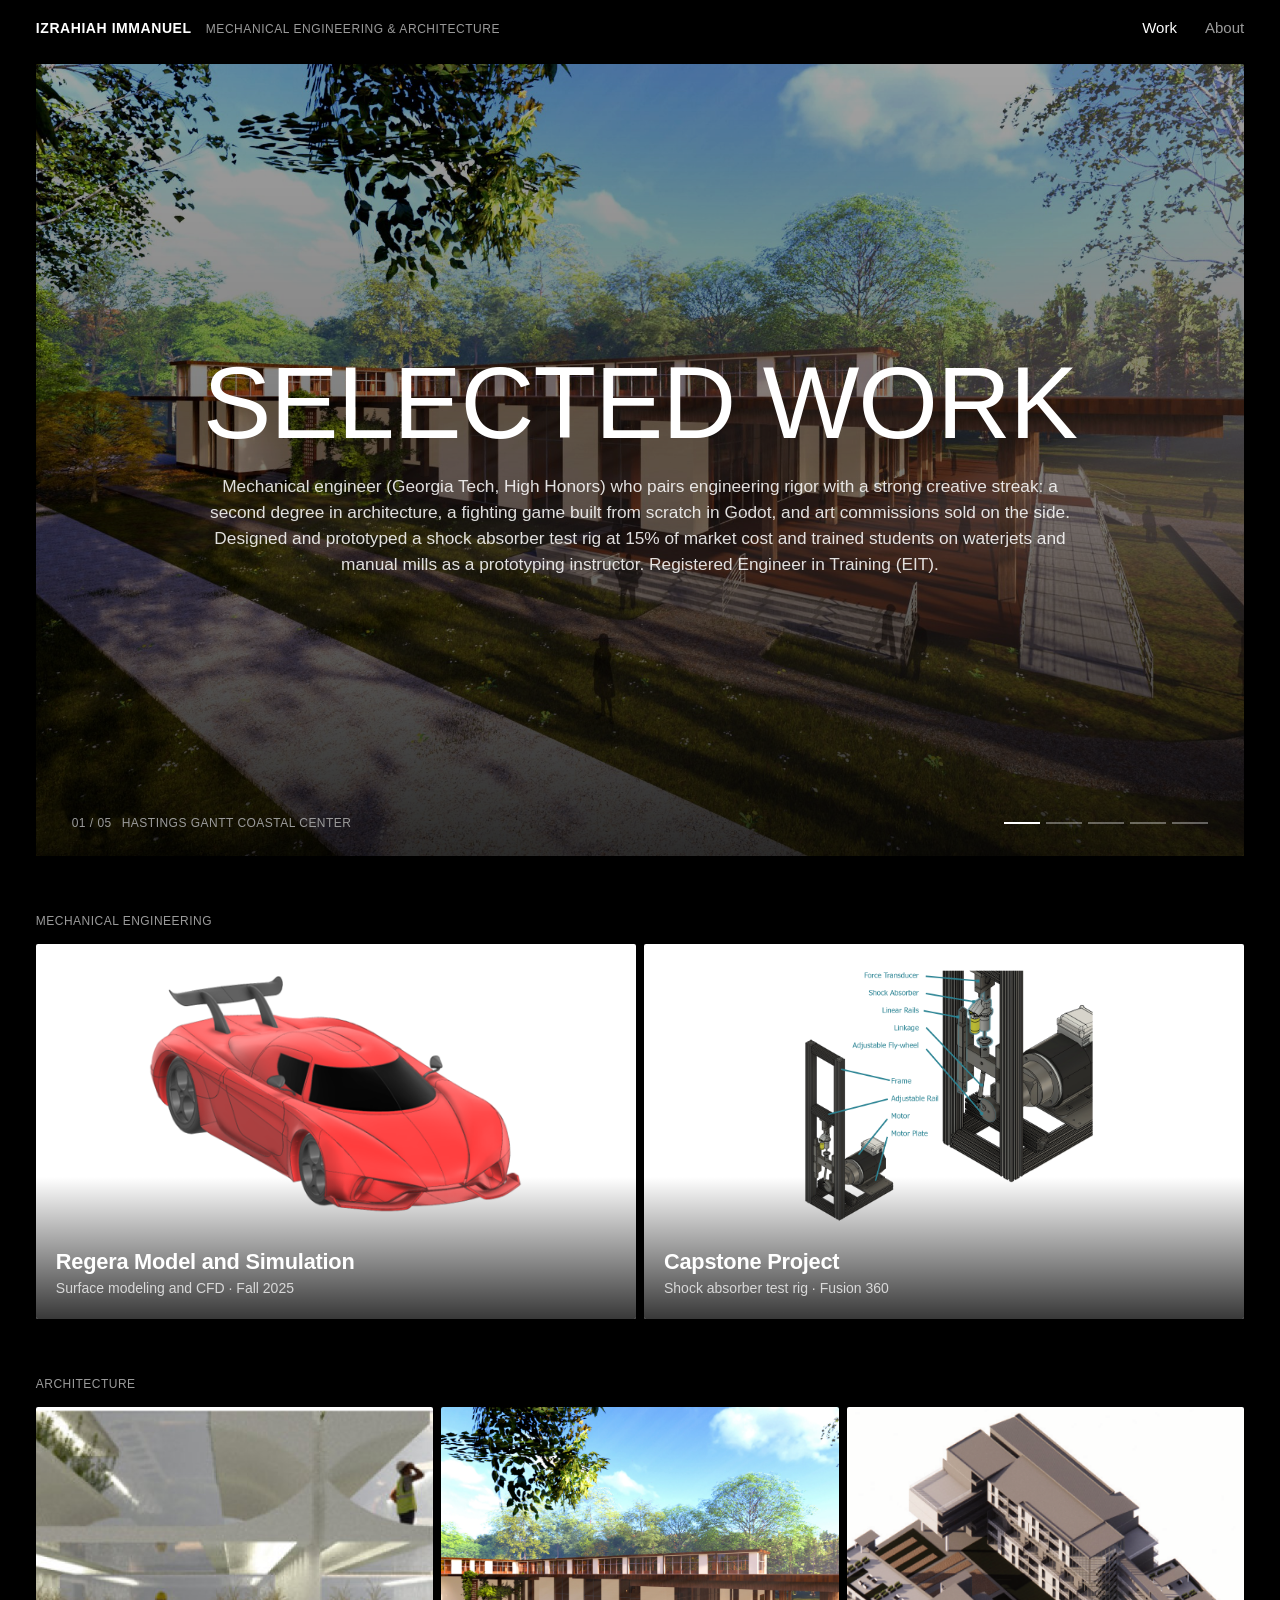
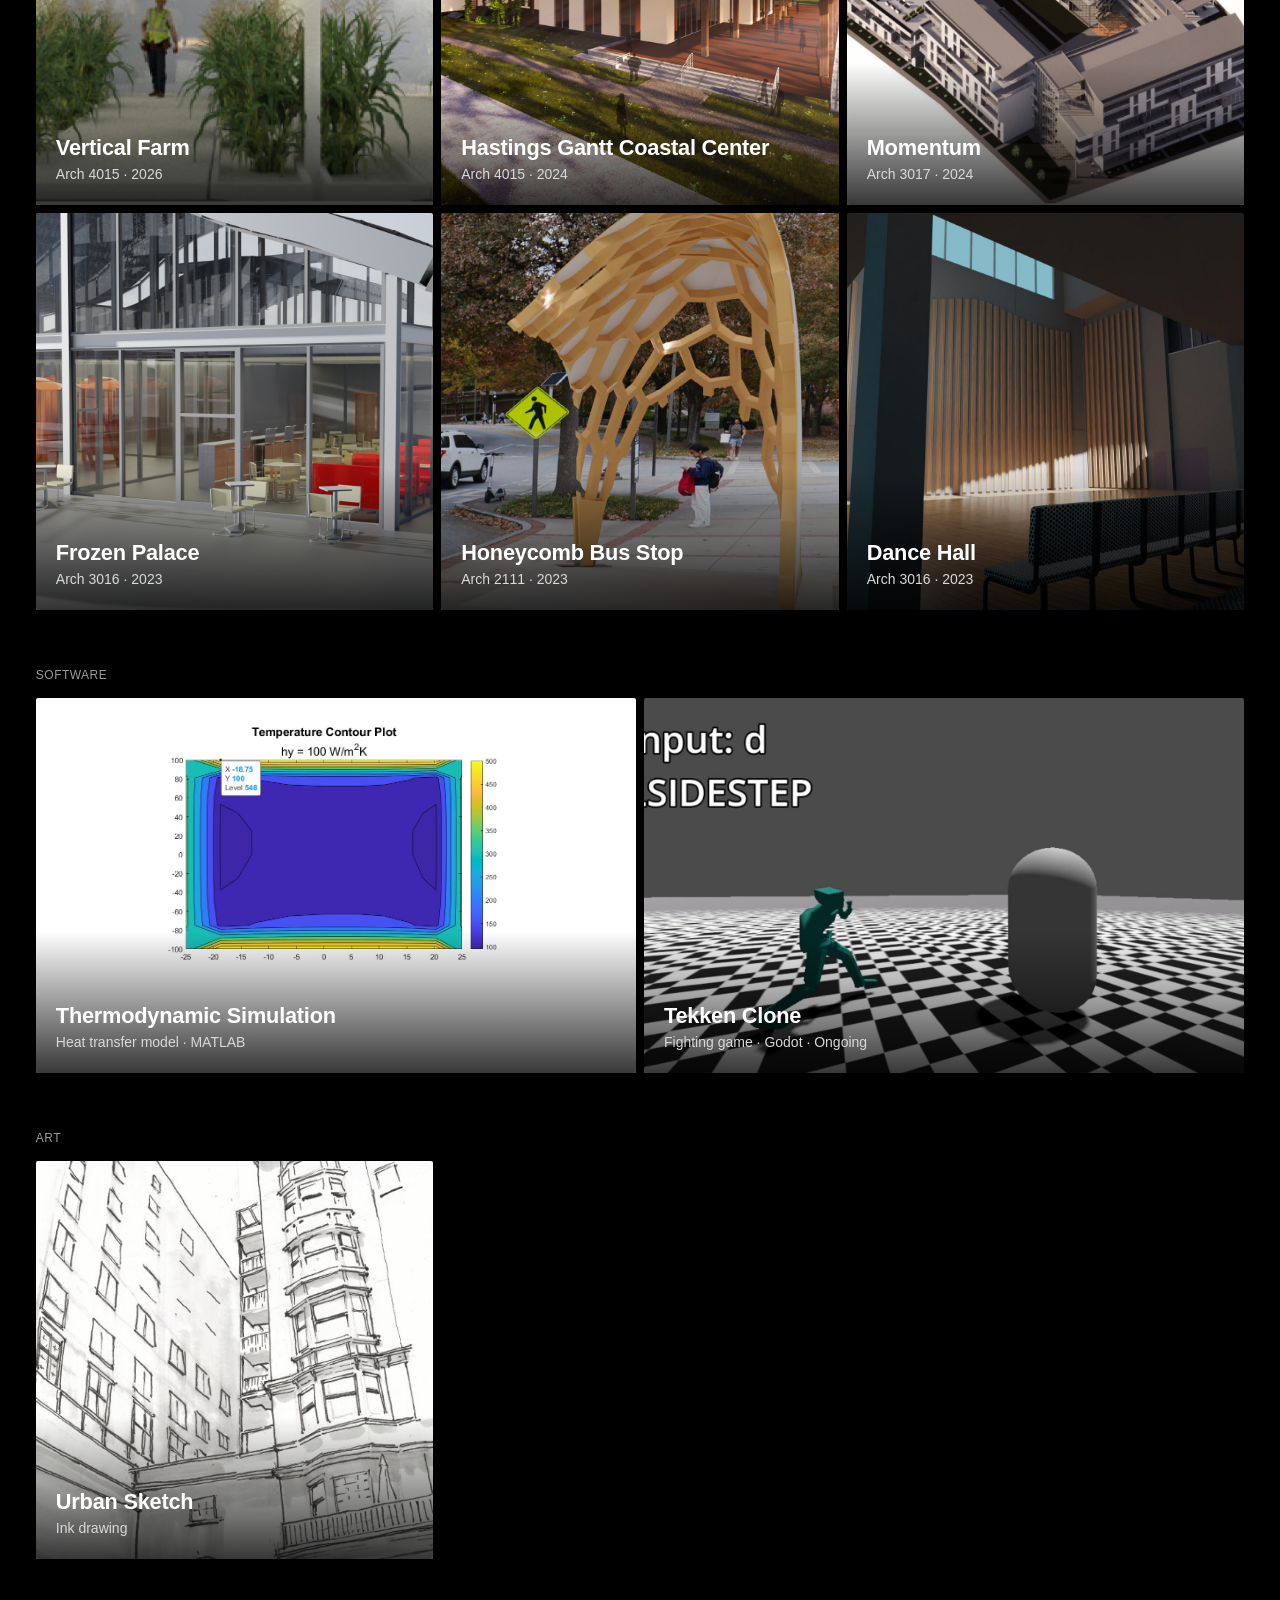
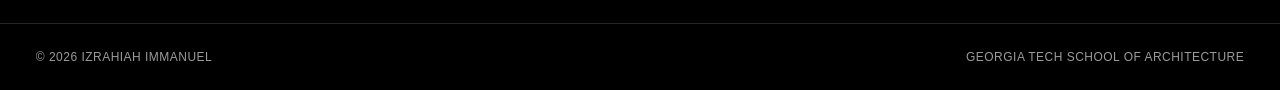
<file: index.html>
<!DOCTYPE html>
<html lang="en">
<head>
<meta charset="UTF-8">
<meta name="viewport" content="width=device-width, initial-scale=1.0">
<title>Izrahiah Immanuel — Architecture Portfolio</title>
<link rel="stylesheet" href="css/style.css?v=6">
</head>
<body>

<header class="site-header">
  <nav class="nav">
    <a href="index.html" class="logo">Izrahiah Immanuel <span class="role">Mechanical Engineering &amp; Architecture</span></a>
    <ul>
      <li><a href="index.html" class="active">Work</a></li>
      <li><a href="about.html">About</a></li>
    </ul>
  </nav>
</header>

<main class="wrap">
  <section class="showcase" aria-label="Featured renders">
    <figure class="slide is-active" data-title="Hastings Gantt Coastal Center" data-href="projects/hastings-gantt.html">
      <img src="images/home/slide-hastings.jpg" alt="Aerial rendering of the Hastings Gantt Coastal Center" loading="eager">
    </figure>
    <figure class="slide" data-title="Frozen Palace" data-href="projects/frozen-palace.html">
      <img src="images/home/slide-frozen-palace.jpg" alt="Rendering of the Frozen Palace brewery and spa" loading="lazy">
    </figure>
    <figure class="slide" data-title="Dance Hall" data-href="projects/dance-hall.html">
      <img src="images/home/slide-dance-hall.jpg" alt="Interior rendering of the Dance Hall studio" loading="lazy">
    </figure>
    <figure class="slide" data-title="Momentum" data-href="projects/momentum.html">
      <img src="images/home/slide-momentum.jpg" alt="Rendering of the Momentum apartment complex entrance" loading="lazy">
    </figure>
    <figure class="slide" data-title="Vertical Farm" data-href="projects/vertical-farm.html">
      <img src="images/home/slide-vertical-farm.jpg" alt="Rendering of the Vertical Farm" loading="lazy">
    </figure>
    <div class="showcase-intro">
      <h1>Selected Work</h1>
      <p>Mechanical engineer (Georgia Tech, High Honors) who pairs engineering rigor with a strong creative streak: a second degree in architecture, a fighting game built from scratch in Godot, and art commissions sold on the side. Designed and prototyped a shock absorber test rig at 15% of market cost and trained students on waterjets and manual mills as a prototyping instructor. Registered Engineer in Training (EIT).</p>
    </div>
    <div class="showcase-bar">
      <a class="slide-label" href="projects/hastings-gantt.html"><span>01 / 05</span><span class="slide-name">Hastings Gantt Coastal Center</span></a>
      <div class="slide-dots">
        <button type="button" aria-label="Show slide 1: Hastings Gantt Coastal Center"></button>
        <button type="button" aria-label="Show slide 2: Frozen Palace"></button>
        <button type="button" aria-label="Show slide 3: Dance Hall"></button>
        <button type="button" aria-label="Show slide 4: Momentum"></button>
        <button type="button" aria-label="Show slide 5: Vertical Farm"></button>
      </div>
    </div>
  </section>

  <section class="section-head">
    <h2>Mechanical Engineering</h2>
  </section>

  <section class="tile-grid tile-grid-2">
    <a class="tile tile-contain" href="projects/regera.html">
      <img src="images/projects/regera/01.png" alt="Regera 3D model rendering" loading="lazy">
      <div class="tile-caption">
        <div class="name">Regera Model and Simulation</div>
        <div class="meta">Surface modeling and CFD · Fall 2025</div>
      </div>
    </a>

    <a class="tile tile-contain" href="projects/capstone.html">
      <img src="images/projects/shock/01.png" alt="Capstone shock absorber test rig CAD model" loading="lazy">
      <div class="tile-caption">
        <div class="name">Capstone Project</div>
        <div class="meta">Shock absorber test rig · Fusion 360</div>
      </div>
    </a>
  </section>

  <section class="section-head">
    <h2>Architecture</h2>
  </section>

  <section class="tile-grid">
    <a class="tile" href="projects/vertical-farm.html">
      <img src="images/projects/vertical-farm/02.png" alt="Vertical Farm project rendering" loading="lazy">
      <div class="tile-caption">
        <div class="name">Vertical Farm</div>
        <div class="meta">Arch 4015 · 2026</div>
      </div>
    </a>

    <a class="tile" href="projects/hastings-gantt.html">
      <img src="images/projects/hastings-gantt/Aerial%20View%20-%20I.jpg" alt="Hastings Gantt Coastal Center aerial rendering" loading="lazy">
      <div class="tile-caption">
        <div class="name">Hastings Gantt Coastal Center</div>
        <div class="meta">Arch 4015 · 2024</div>
      </div>
    </a>

    <a class="tile" href="projects/momentum.html">
      <img src="images/projects/momentum/01.png" alt="Momentum apartment complex rendering" loading="lazy">
      <div class="tile-caption">
        <div class="name">Momentum</div>
        <div class="meta">Arch 3017 · 2024</div>
      </div>
    </a>

    <a class="tile" href="projects/frozen-palace.html">
      <img src="images/projects/frozen-palace/rendering/portfolio%20render.png" alt="Frozen Palace brewery and spa rendering" loading="lazy">
      <div class="tile-caption">
        <div class="name">Frozen Palace</div>
        <div class="meta">Arch 3016 · 2023</div>
      </div>
    </a>

    <a class="tile" href="projects/honeycomb.html">
      <img src="images/projects/honeycomb/Izrahiah%20Immanuel%20Portfolio%20Fall%202024%20Image%5B24%5D.jpg" alt="Built Honeycomb bus stop on Ferst Drive" loading="lazy">
      <div class="tile-caption">
        <div class="name">Honeycomb Bus Stop</div>
        <div class="meta">Arch 2111 · 2023</div>
      </div>
    </a>

    <a class="tile" href="projects/dance-hall.html">
      <img src="images/projects/dance-hall/rendering/interior_studio.jpg" alt="Dance Hall interior studio rendering" loading="lazy">
      <div class="tile-caption">
        <div class="name">Dance Hall</div>
        <div class="meta">Arch 3016 · 2023</div>
      </div>
    </a>
  </section>
  <section class="section-head">
    <h2>Software</h2>
  </section>

  <section class="tile-grid tile-grid-2">
    <a class="tile tile-contain" href="projects/thermo-simulation.html">
      <img src="images/projects/thermo_project/fig1.jpg" alt="Temperature contour plot from the heat transfer simulation" loading="lazy">
      <div class="tile-caption">
        <div class="name">Thermodynamic Simulation</div>
        <div class="meta">Heat transfer model · MATLAB</div>
      </div>
    </a>

    <a class="tile" href="projects/tekken-clone.html">
      <img src="images/projects/tekken_clone/poster.jpg" alt="Tekken clone character sidestepping in the test stage" loading="lazy">
      <div class="tile-caption">
        <div class="name">Tekken Clone</div>
        <div class="meta">Fighting game · Godot · Ongoing</div>
      </div>
    </a>
  </section>
  <section class="section-head">
    <h2>Art</h2>
  </section>

  <section class="tile-grid">
    <a class="tile" href="projects/art.html">
      <img src="images/misc/cover_photo.png" alt="Ink sketch of city buildings seen from street level" loading="lazy">
      <div class="tile-caption">
        <div class="name">Urban Sketch</div>
        <div class="meta">Ink drawing</div>
      </div>
    </a>
  </section>
</main>

<footer>
  <div class="wrap">
    <span>&copy; 2026 Izrahiah Immanuel</span>
    <span>Georgia Tech School of Architecture</span>
  </div>
</footer>

<script src="js/slideshow.js?v=2"></script>
</body>
</html>
</file>
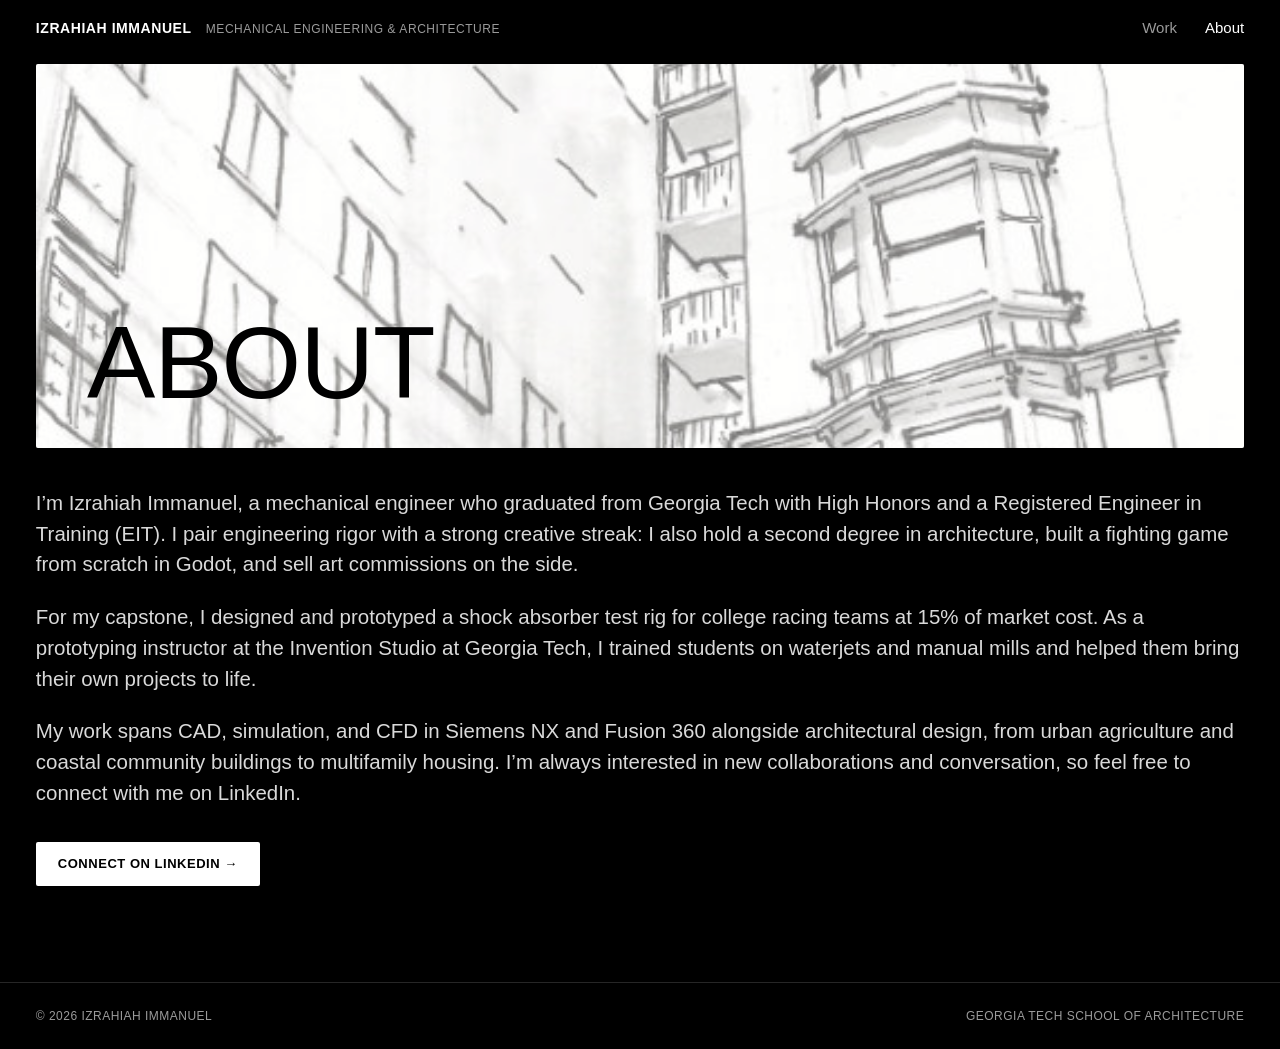
<file: about.html>
<!DOCTYPE html>
<html lang="en">
<head>
<meta charset="UTF-8">
<meta name="viewport" content="width=device-width, initial-scale=1.0">
<title>About — Izrahiah Immanuel</title>
<link rel="stylesheet" href="css/style.css?v=6">
</head>
<body>

<header class="site-header">
  <nav class="nav">
    <a href="index.html" class="logo">Izrahiah Immanuel <span class="role">Mechanical Engineering &amp; Architecture</span></a>
    <ul>
      <li><a href="index.html">Work</a></li>
      <li><a href="about.html" class="active">About</a></li>
    </ul>
  </nav>
</header>

<main class="wrap">
  <section class="about-banner">
    <h1>About</h1>
  </section>

  <section class="about-text">
    <p>I&rsquo;m Izrahiah Immanuel, a mechanical engineer who graduated from Georgia Tech with High Honors and a Registered Engineer in Training (EIT). I pair engineering rigor with a strong creative streak: I also hold a second degree in architecture, built a fighting game from scratch in Godot, and sell art commissions on the side.</p>
    <p>For my capstone, I designed and prototyped a shock absorber test rig for college racing teams at 15% of market cost. As a prototyping instructor at the Invention Studio at Georgia Tech, I trained students on waterjets and manual mills and helped them bring their own projects to life.</p>
    <p>My work spans CAD, simulation, and CFD in Siemens NX and Fusion 360 alongside architectural design, from urban agriculture and coastal community buildings to multifamily housing. I&rsquo;m always interested in new collaborations and conversation, so feel free to connect with me on LinkedIn.</p>
    <a class="linkedin-btn" href="https://www.linkedin.com/in/izrahiah-immanuel-569747252/" target="_blank" rel="noopener noreferrer">Connect on LinkedIn &rarr;</a>
  </section>
</main>

<footer>
  <div class="wrap">
    <span>&copy; 2026 Izrahiah Immanuel</span>
    <span>Georgia Tech School of Architecture</span>
  </div>
</footer>

</body>
</html>
</file>
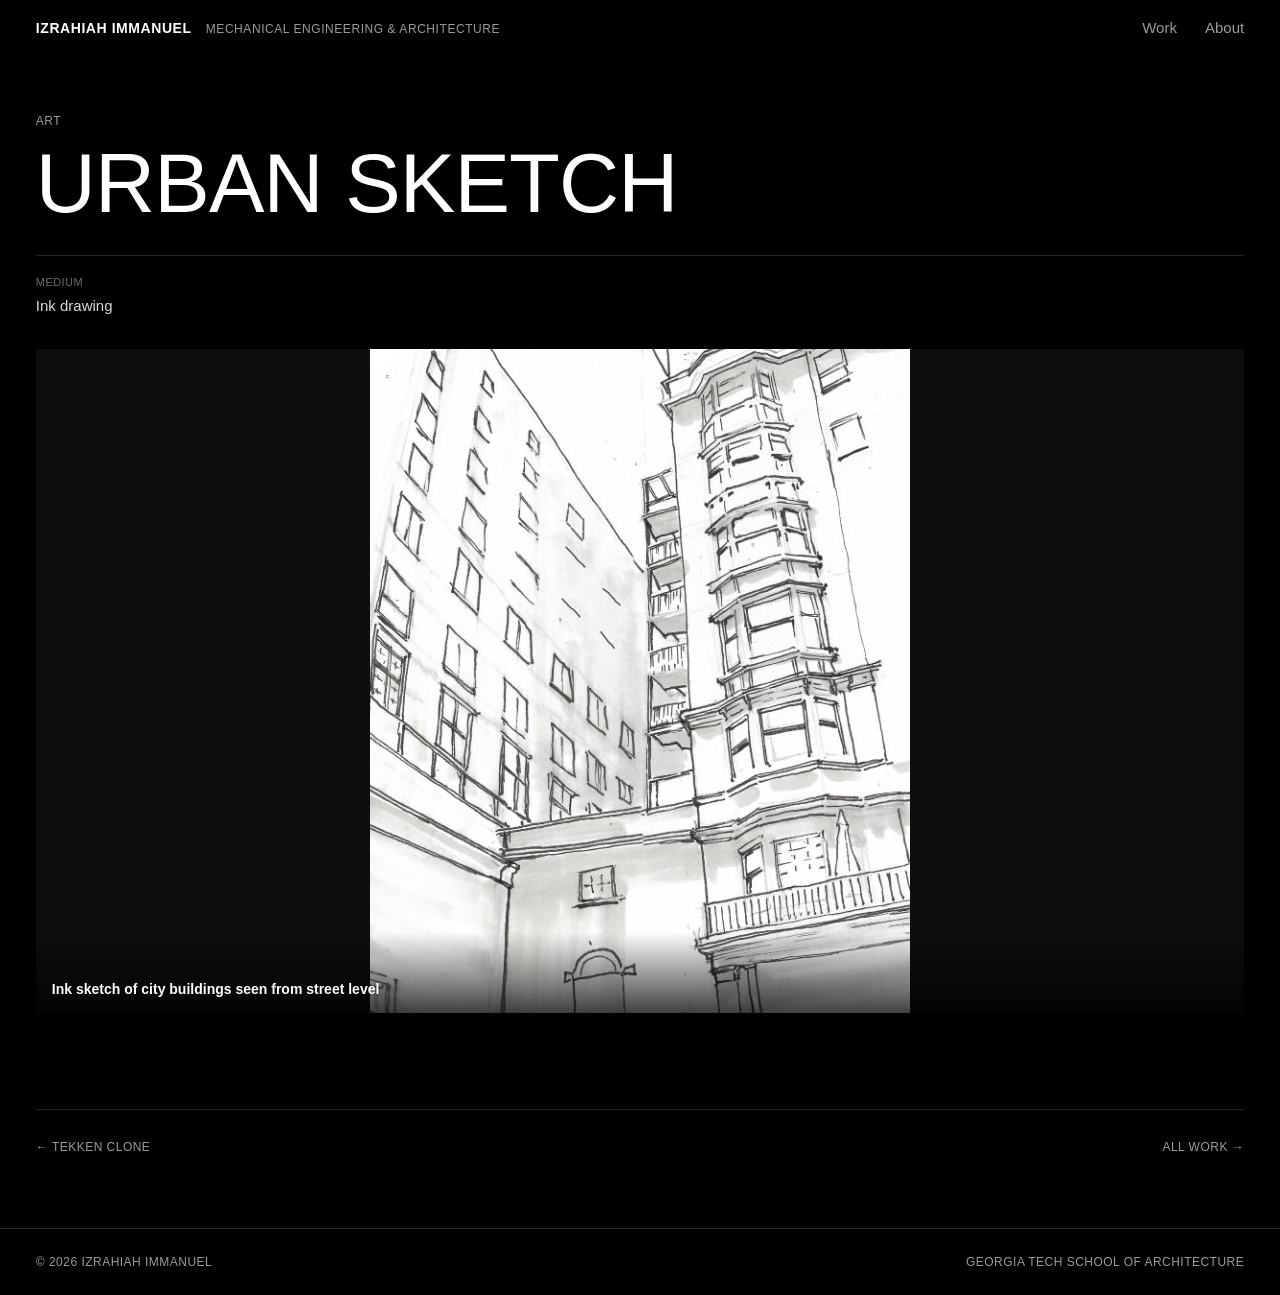
<file: projects/art.html>
<!DOCTYPE html>
<html lang="en">
<head>
<meta charset="UTF-8">
<meta name="viewport" content="width=device-width, initial-scale=1.0">
<title>Art — Izrahiah Immanuel</title>
<link rel="stylesheet" href="../css/style.css?v=6">
</head>
<body>

<header class="site-header">
  <nav class="nav">
    <a href="../index.html" class="logo">Izrahiah Immanuel <span class="role">Mechanical Engineering &amp; Architecture</span></a>
    <ul>
      <li><a href="../index.html">Work</a></li>
      <li><a href="../about.html">About</a></li>
    </ul>
  </nav>
</header>

<main class="wrap">
  <div class="project-header">
    <div class="eyebrow">Art</div>
    <h1>Urban Sketch</h1>
    <div class="meta-row">
      <div><span>Medium</span>Ink drawing</div>
    </div>
  </div>

  <div class="project-gallery gallery-hero">
    <figure class="portrait">
      <img src="../images/misc/cover_photo.png" alt="Ink sketch of city buildings seen from street level">
      <figcaption>Ink sketch of city buildings seen from street level</figcaption>
    </figure>
  </div>

  <div class="project-nav">
    <a href="tekken-clone.html">← Tekken Clone</a>
    <a href="../index.html">All Work →</a>
  </div>
</main>

<footer>
  <div class="wrap">
    <span>&copy; 2026 Izrahiah Immanuel</span>
    <span>Georgia Tech School of Architecture</span>
  </div>
</footer>

<script src="../js/lightbox.js?v=2"></script>
</body>
</html>
</file>
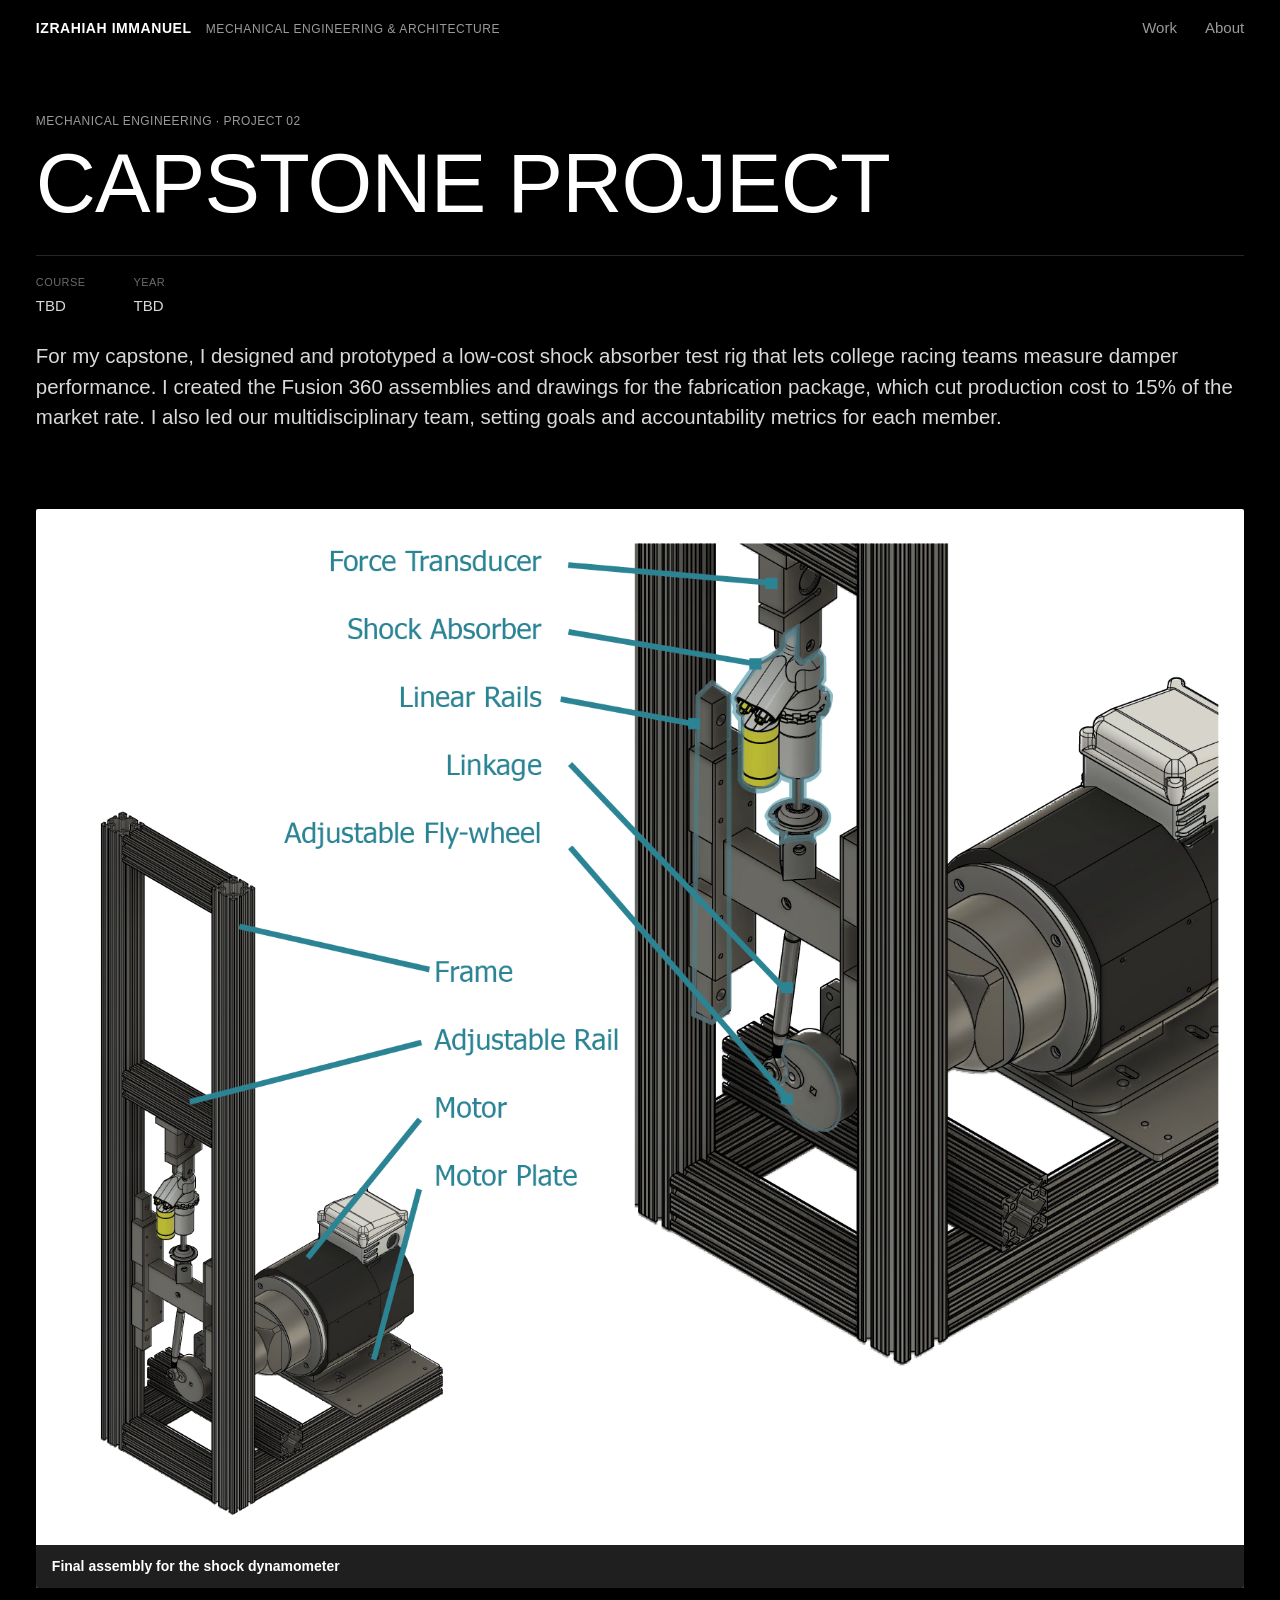
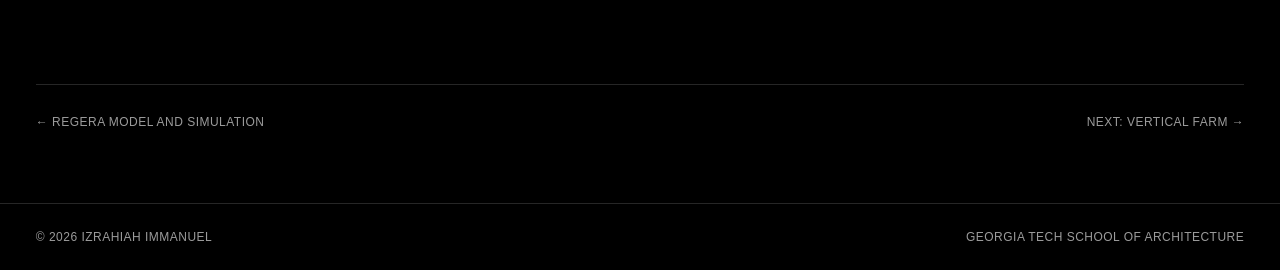
<file: projects/capstone.html>
<!DOCTYPE html>
<html lang="en">
<head>
<meta charset="UTF-8">
<meta name="viewport" content="width=device-width, initial-scale=1.0">
<title>Capstone Project — Izrahiah Immanuel</title>
<link rel="stylesheet" href="../css/style.css?v=6">
</head>
<body>

<header class="site-header">
  <nav class="nav">
    <a href="../index.html" class="logo">Izrahiah Immanuel <span class="role">Mechanical Engineering &amp; Architecture</span></a>
    <ul>
      <li><a href="../index.html">Work</a></li>
      <li><a href="../about.html">About</a></li>
    </ul>
  </nav>
</header>

<main class="wrap">
  <div class="project-header">
    <div class="eyebrow">Mechanical Engineering · Project 02</div>
    <h1>Capstone Project</h1>
    <div class="meta-row">
      <div><span>Course</span>TBD</div>
      <div><span>Year</span>TBD</div>
    </div>
    <p class="project-desc">For my capstone, I designed and prototyped a low-cost shock absorber test rig that lets college racing teams measure damper performance. I created the Fusion 360 assemblies and drawings for the fabrication package, which cut production cost to 15% of the market rate. I also led our multidisciplinary team, setting goals and accountability metrics for each member.</p>
  </div>

  <div class="project-gallery gallery-contain">
    <figure>
      <img src="../images/projects/shock/01.png" alt="Labeled CAD model of the shock absorber test rig: force transducer, shock absorber, linear rails, linkage, adjustable flywheel, frame, adjustable rail, motor, and motor plate">
      <figcaption>Final assembly for the shock dynamometer</figcaption>
    </figure>
  </div>

  <div class="project-nav">
    <a href="regera.html">← Regera Model and Simulation</a>
    <a href="vertical-farm.html">Next: Vertical Farm →</a>
  </div>
</main>

<footer>
  <div class="wrap">
    <span>&copy; 2026 Izrahiah Immanuel</span>
    <span>Georgia Tech School of Architecture</span>
  </div>
</footer>

<script src="../js/lightbox.js?v=2"></script>
</body>
</html>
</file>
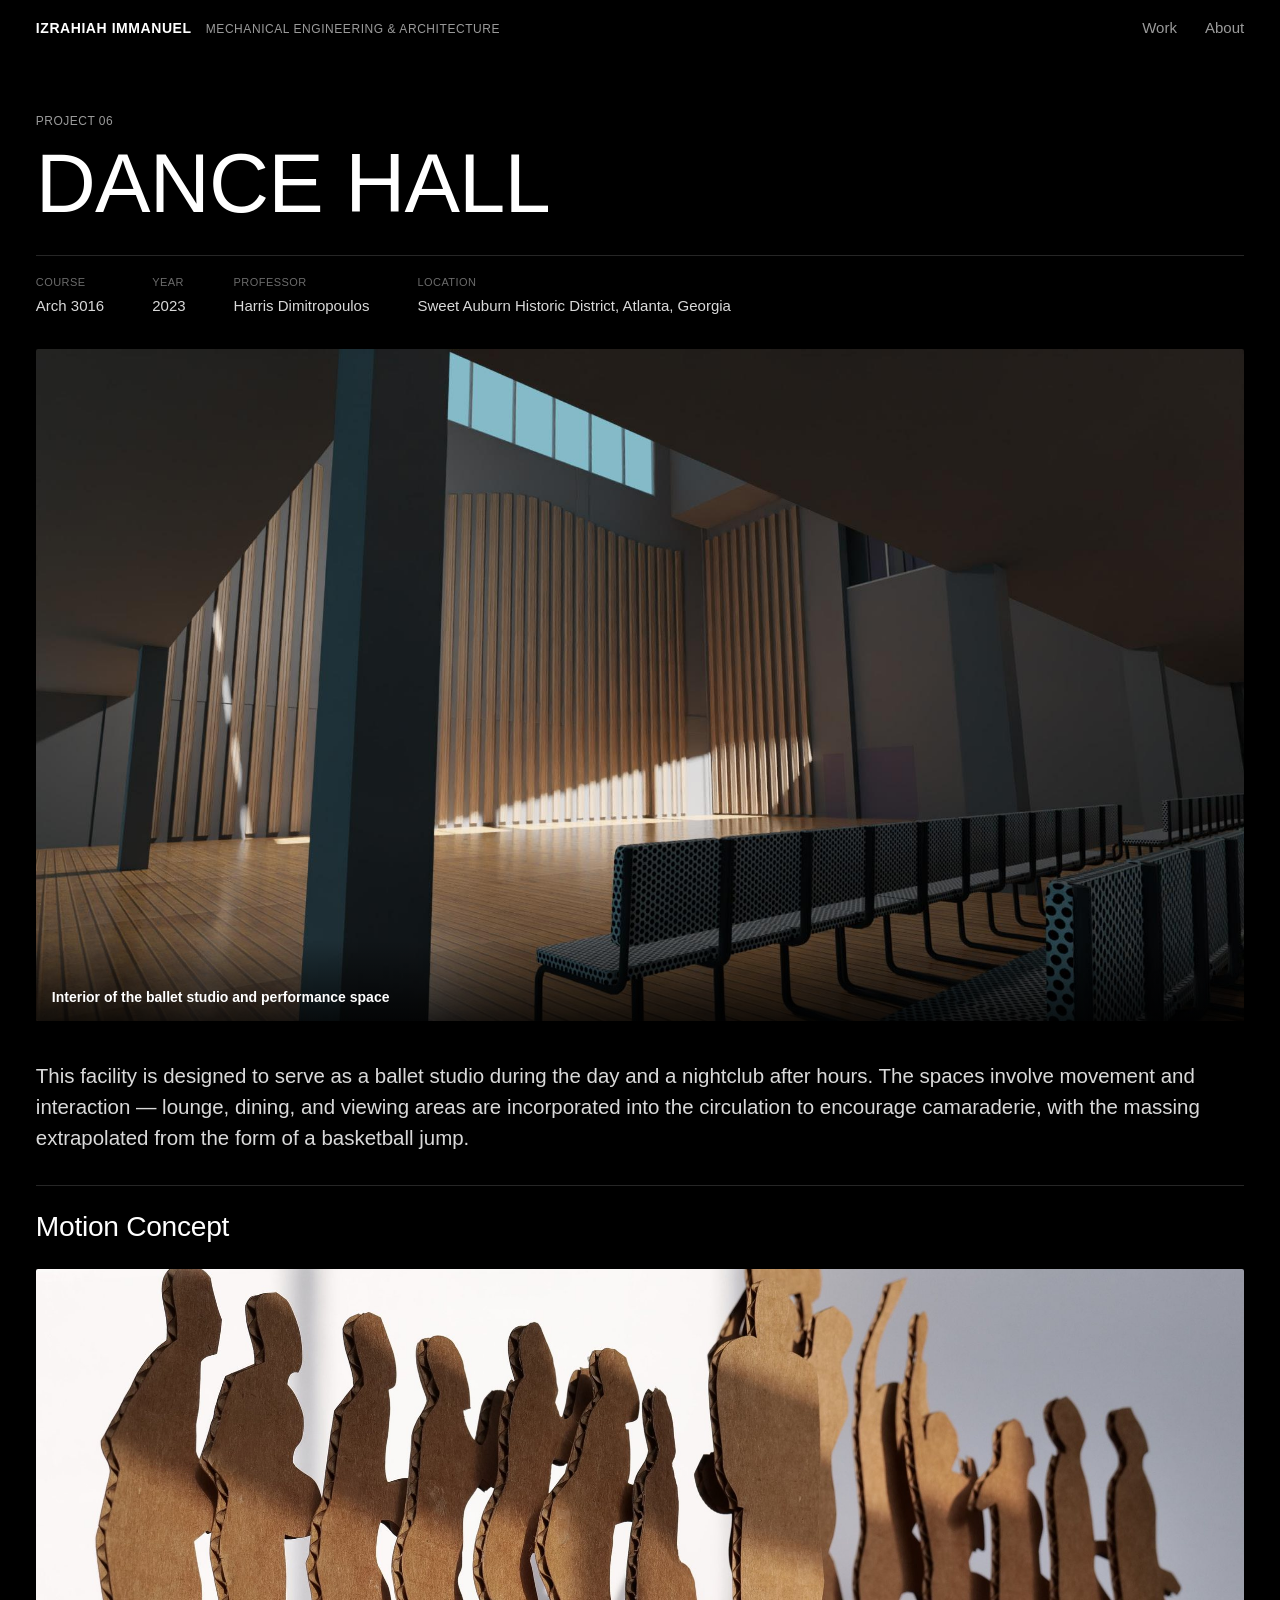
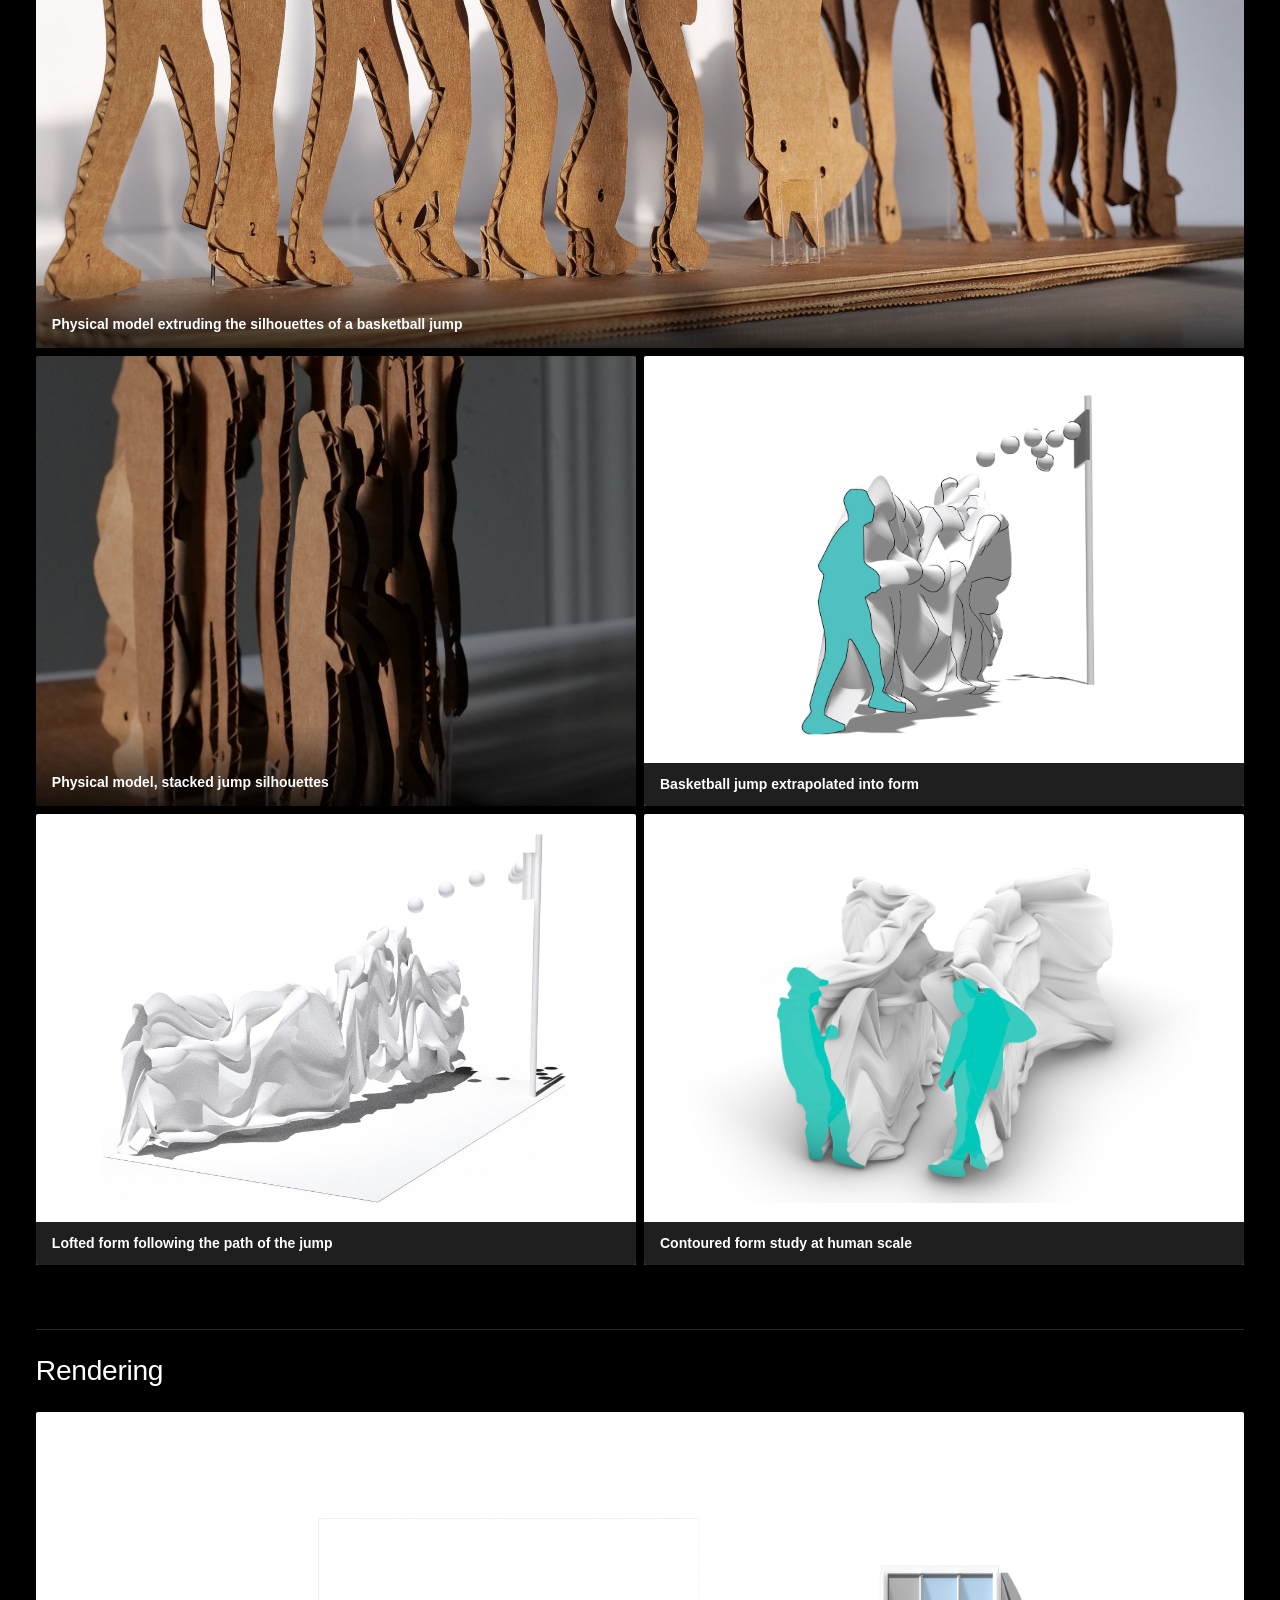
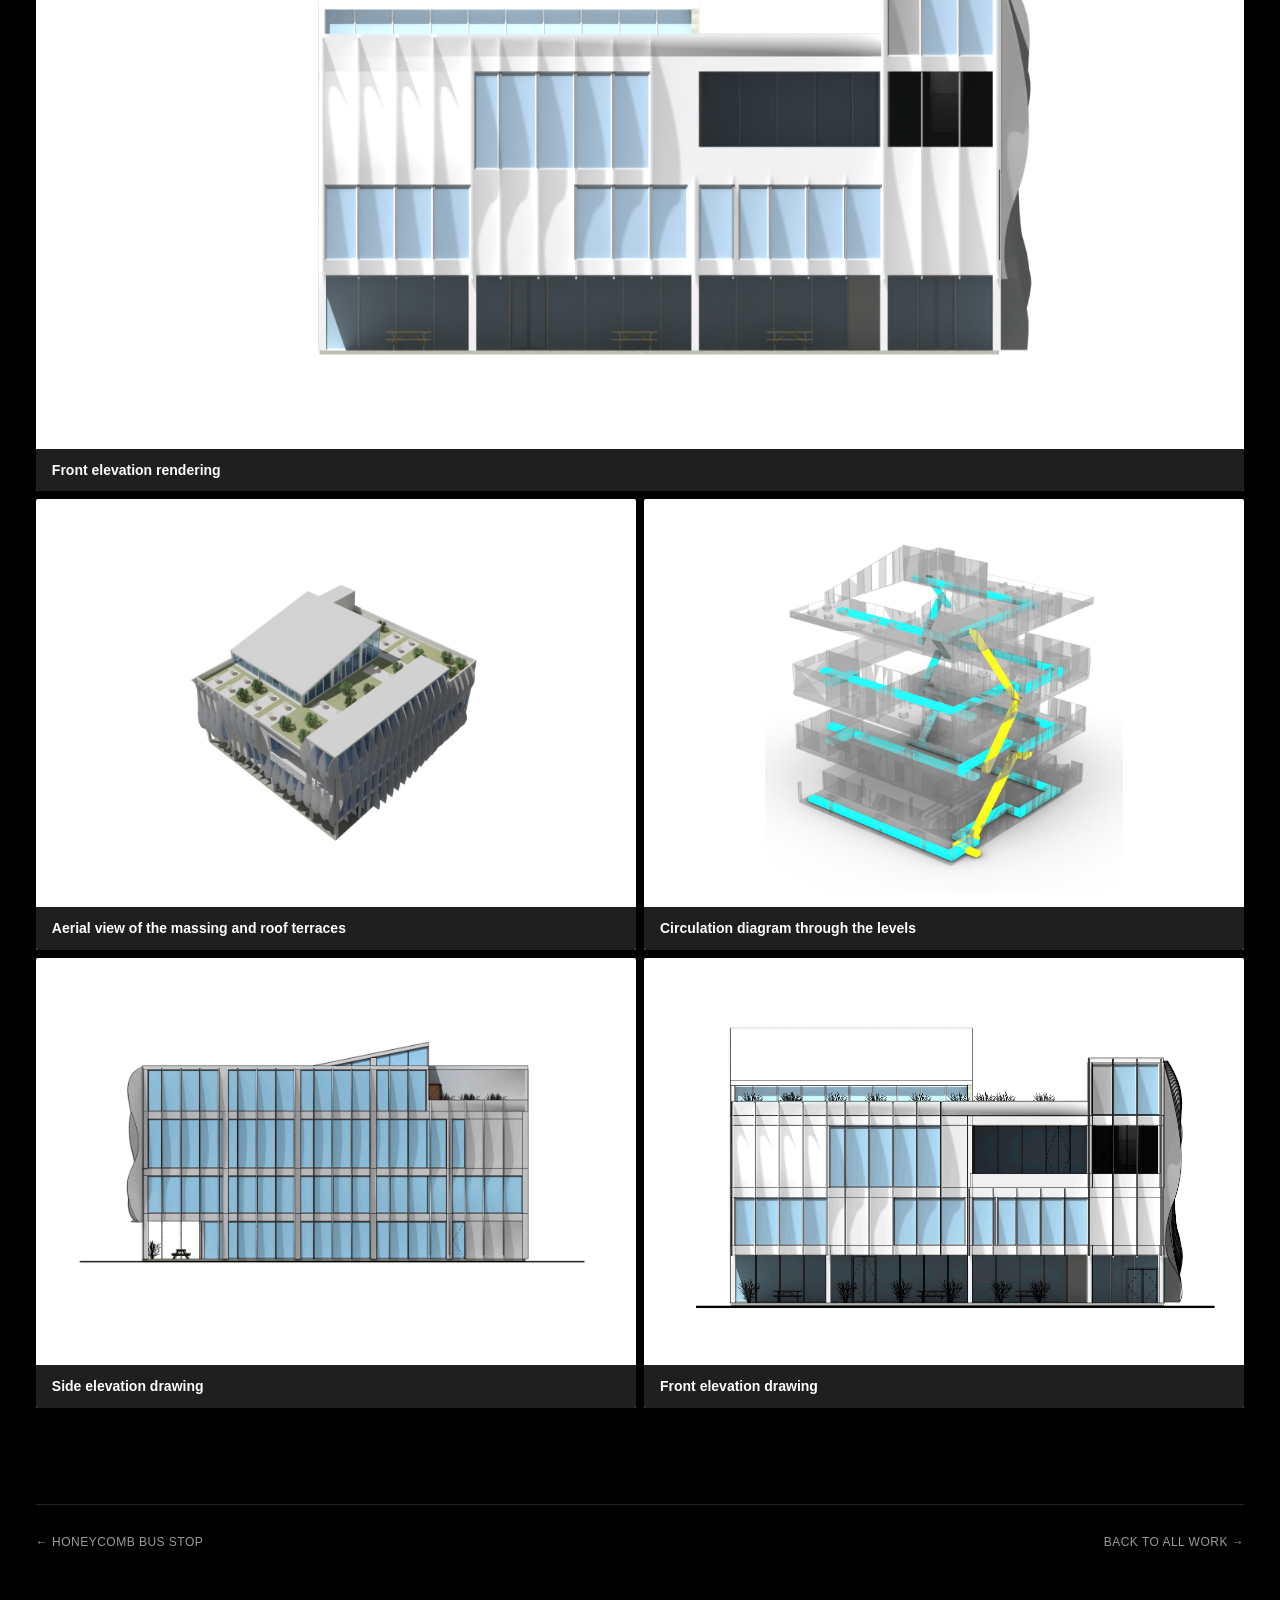
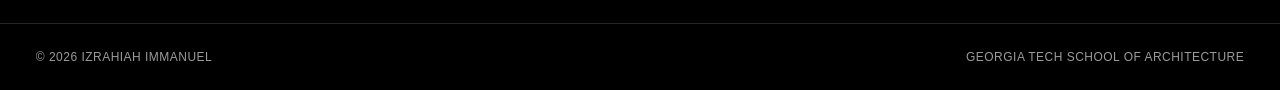
<file: projects/dance-hall.html>
<!DOCTYPE html>
<html lang="en">
<head>
<meta charset="UTF-8">
<meta name="viewport" content="width=device-width, initial-scale=1.0">
<title>Dance Hall — Izrahiah Immanuel</title>
<link rel="stylesheet" href="../css/style.css?v=6">
</head>
<body>

<header class="site-header">
  <nav class="nav">
    <a href="../index.html" class="logo">Izrahiah Immanuel <span class="role">Mechanical Engineering &amp; Architecture</span></a>
    <ul>
      <li><a href="../index.html">Work</a></li>
      <li><a href="../about.html">About</a></li>
    </ul>
  </nav>
</header>

<main class="wrap">
  <div class="project-header">
    <div class="eyebrow">Project 06</div>
    <h1>Dance Hall</h1>
    <div class="meta-row">
      <div><span>Course</span>Arch 3016</div>
      <div><span>Year</span>2023</div>
      <div><span>Professor</span>Harris Dimitropoulos</div>
      <div><span>Location</span>Sweet Auburn Historic District, Atlanta, Georgia</div>
    </div>
  </div>

  <div class="project-gallery gallery-hero">
    <figure>
      <img src="../images/projects/dance-hall/rendering/interior_studio.jpg" alt="Interior of the ballet studio and performance space">
      <figcaption>Interior of the ballet studio and performance space</figcaption>
    </figure>
  </div>

  <div class="project-intro">
    <p class="project-desc">This facility is designed to serve as a ballet studio during the day and a nightclub after hours. The spaces involve movement and interaction — lounge, dining, and viewing areas are incorporated into the circulation to encourage camaraderie, with the massing extrapolated from the form of a basketball jump.</p>
  </div>

  <section class="gallery-section">
    <h2>Motion Concept</h2>
  </section>
  <div class="project-gallery gallery-lead">
    <figure>
      <img src="../images/projects/dance-hall/motion-concept/model-01.jpg" alt="Physical model extruding the silhouettes of a basketball jump" loading="lazy">
      <figcaption>Physical model extruding the silhouettes of a basketball jump</figcaption>
    </figure>
    <figure>
      <img src="../images/projects/dance-hall/motion-concept/model-02.jpg" alt="Physical model, stacked jump silhouettes" loading="lazy">
      <figcaption>Physical model, stacked jump silhouettes</figcaption>
    </figure>
    <figure class="fit">
      <img src="../images/projects/dance-hall/motion-concept/basketball.jpg" alt="Basketball jump extrapolated into form" loading="lazy">
      <figcaption>Basketball jump extrapolated into form</figcaption>
    </figure>
    <figure class="fit">
      <img src="../images/projects/dance-hall/motion-concept/basketball_loft1.jpg" alt="Lofted form following the path of the jump" loading="lazy">
      <figcaption>Lofted form following the path of the jump</figcaption>
    </figure>
    <figure class="fit">
      <img src="../images/projects/dance-hall/motion-concept/contour.jpg" alt="Contoured form study at human scale" loading="lazy">
      <figcaption>Contoured form study at human scale</figcaption>
    </figure>
  </div>

  <section class="gallery-section">
    <h2>Rendering</h2>
  </section>
  <div class="project-gallery gallery-lead">
    <figure class="fit">
      <img src="../images/projects/dance-hall/rendering/front%20render.png" alt="Front elevation rendering" loading="lazy">
      <figcaption>Front elevation rendering</figcaption>
    </figure>
    <figure class="fit">
      <img src="../images/projects/dance-hall/rendering/final%20render%20.png" alt="Aerial view of the massing and roof terraces" loading="lazy">
      <figcaption>Aerial view of the massing and roof terraces</figcaption>
    </figure>
    <figure class="fit">
      <img src="../images/projects/dance-hall/rendering/circulation_diagram.jpg" alt="Circulation diagram through the levels" loading="lazy">
      <figcaption>Circulation diagram through the levels</figcaption>
    </figure>
    <figure class="fit">
      <img src="../images/projects/dance-hall/rendering/floorplans.jpg" alt="Side elevation drawing" loading="lazy">
      <figcaption>Side elevation drawing</figcaption>
    </figure>
    <figure class="fit">
      <img src="../images/projects/dance-hall/rendering/floorplans%20-%20Copy.jpg" alt="Front elevation drawing" loading="lazy">
      <figcaption>Front elevation drawing</figcaption>
    </figure>
  </div>

  <div class="project-nav">
    <a href="honeycomb.html">← Honeycomb Bus Stop</a>
    <a href="../index.html">Back to All Work →</a>
  </div>
</main>

<footer>
  <div class="wrap">
    <span>&copy; 2026 Izrahiah Immanuel</span>
    <span>Georgia Tech School of Architecture</span>
  </div>
</footer>

<script src="../js/lightbox.js?v=2"></script>
</body>
</html>
</file>
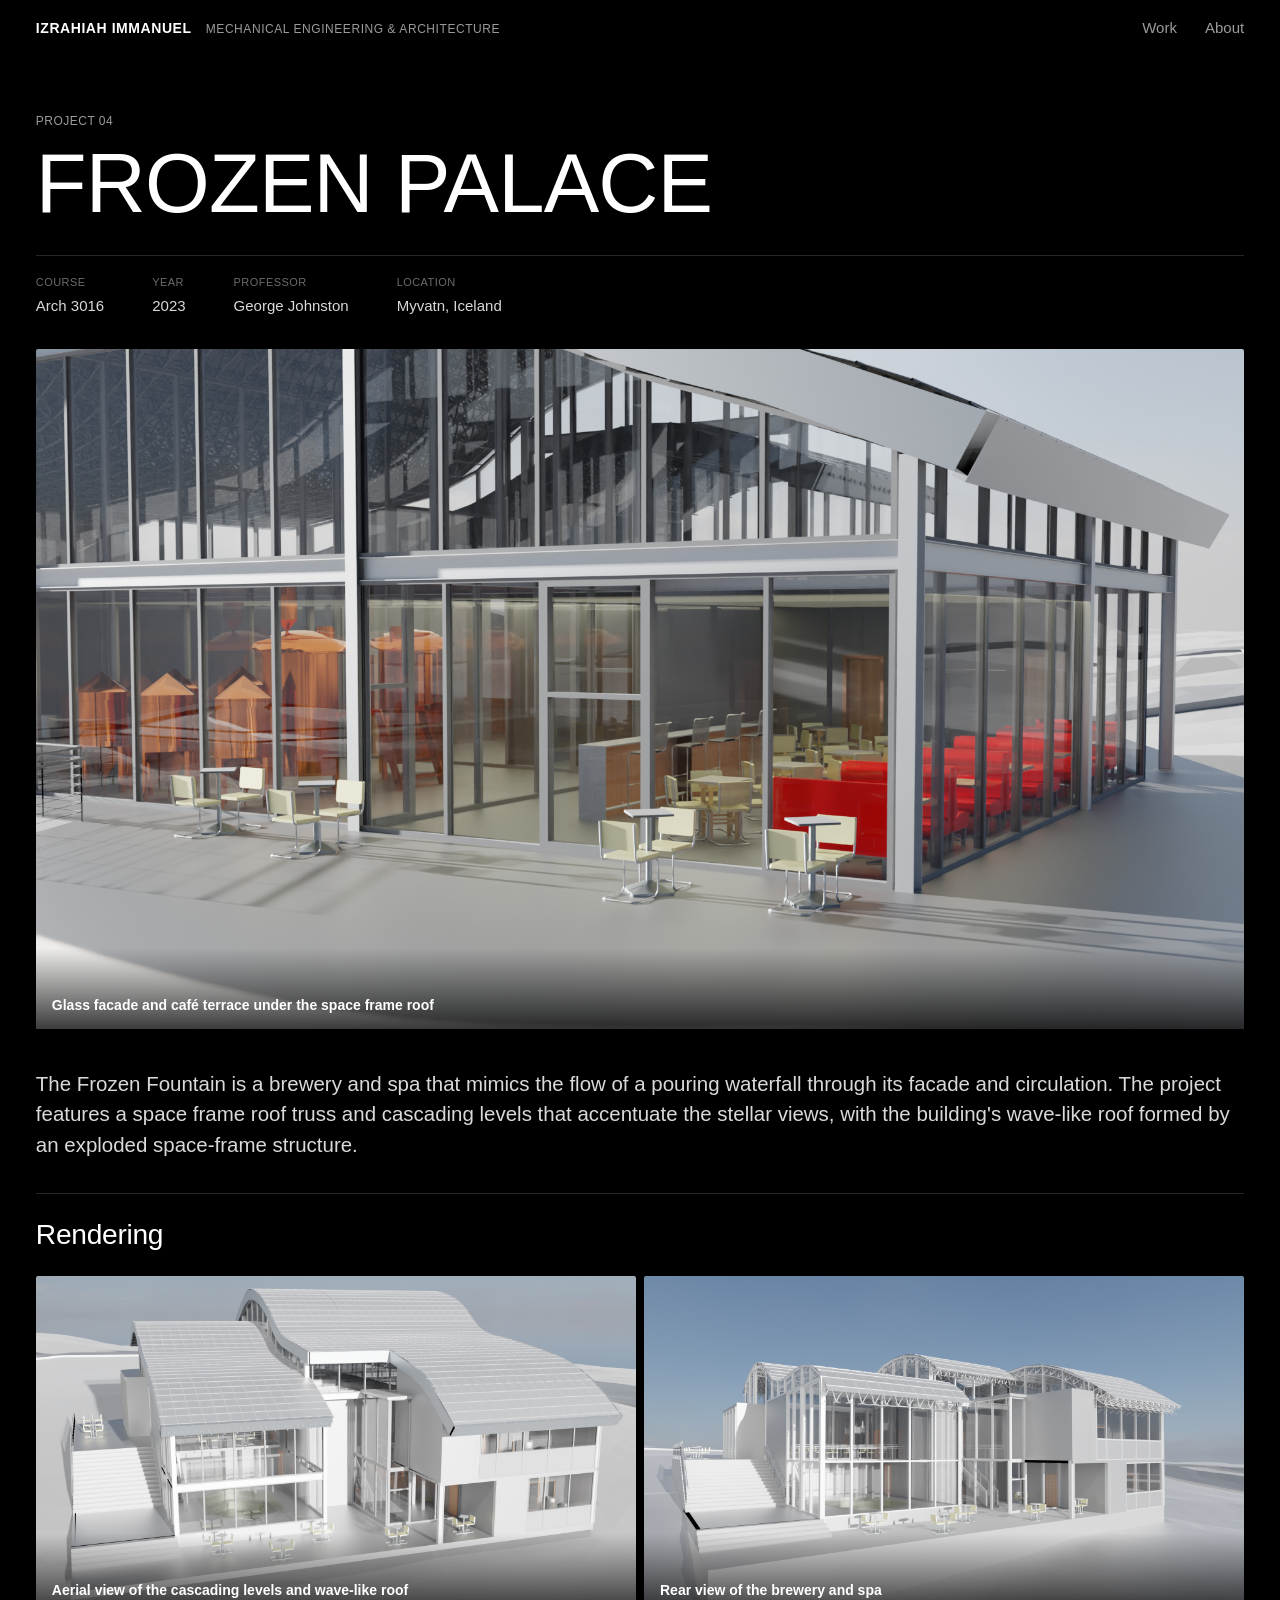
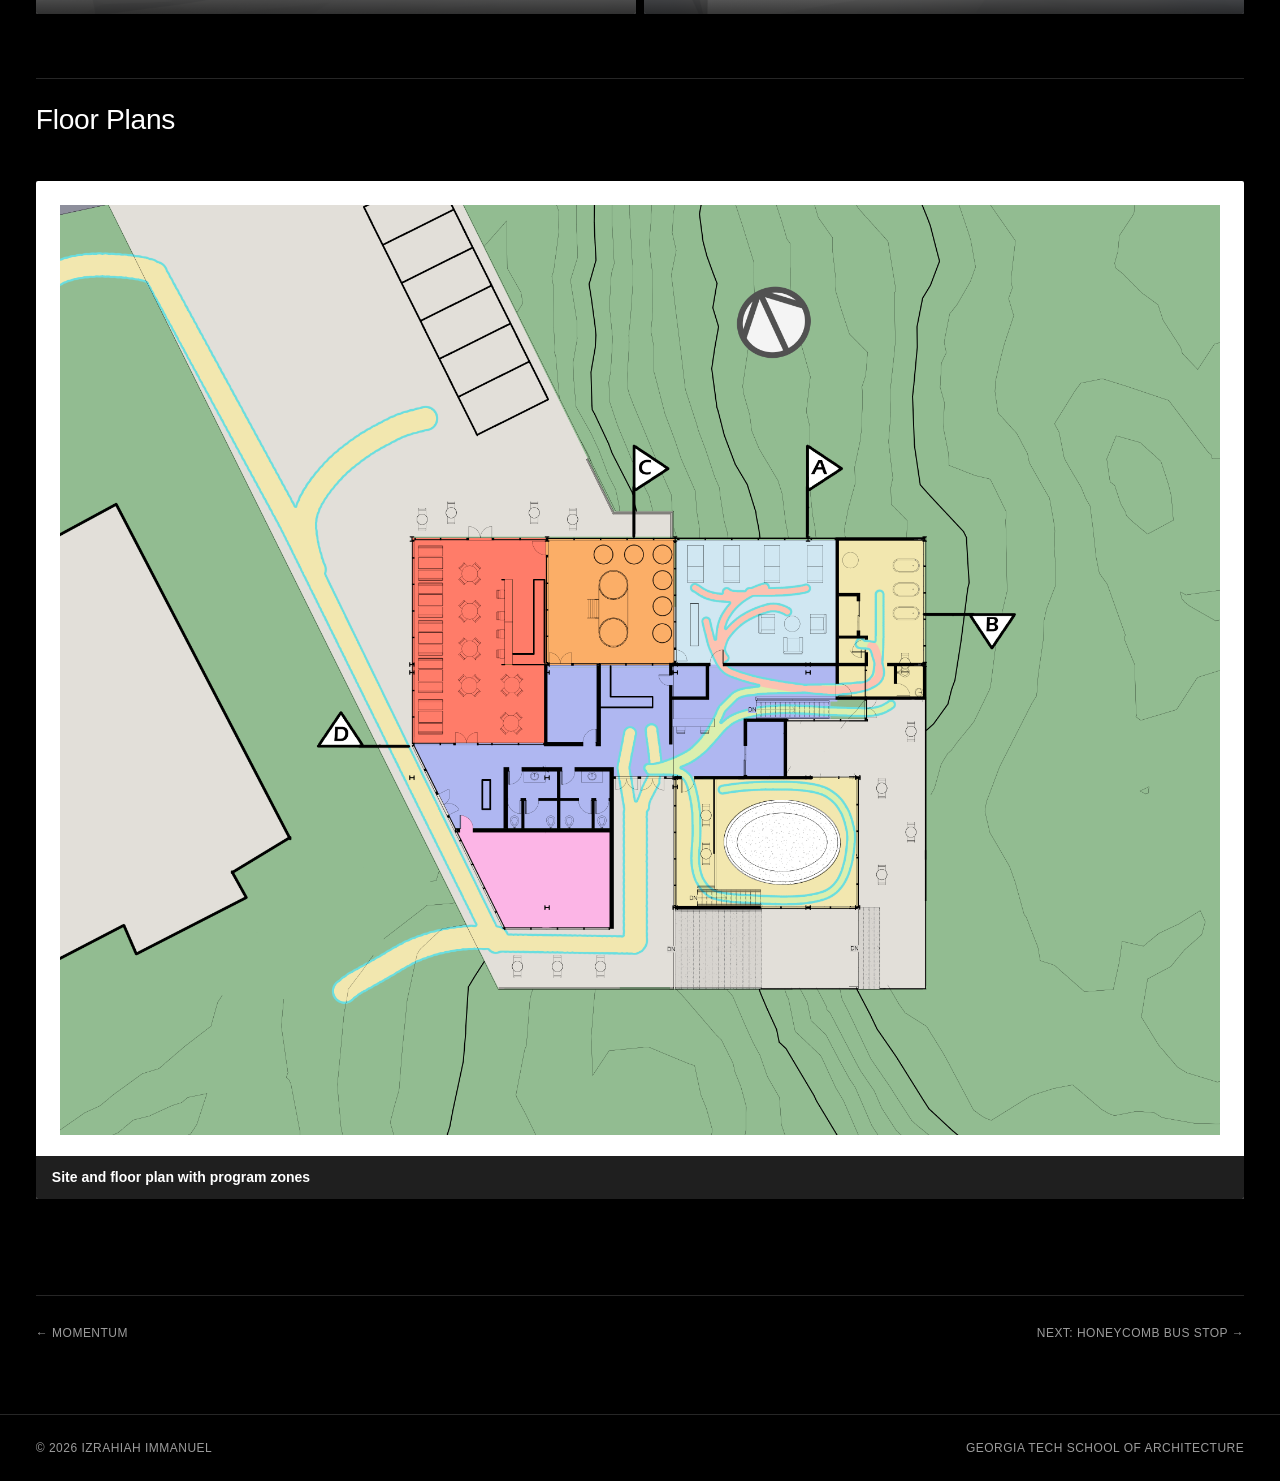
<file: projects/frozen-palace.html>
<!DOCTYPE html>
<html lang="en">
<head>
<meta charset="UTF-8">
<meta name="viewport" content="width=device-width, initial-scale=1.0">
<title>Frozen Palace — Izrahiah Immanuel</title>
<link rel="stylesheet" href="../css/style.css?v=6">
</head>
<body>

<header class="site-header">
  <nav class="nav">
    <a href="../index.html" class="logo">Izrahiah Immanuel <span class="role">Mechanical Engineering &amp; Architecture</span></a>
    <ul>
      <li><a href="../index.html">Work</a></li>
      <li><a href="../about.html">About</a></li>
    </ul>
  </nav>
</header>

<main class="wrap">
  <div class="project-header">
    <div class="eyebrow">Project 04</div>
    <h1>Frozen Palace</h1>
    <div class="meta-row">
      <div><span>Course</span>Arch 3016</div>
      <div><span>Year</span>2023</div>
      <div><span>Professor</span>George Johnston</div>
      <div><span>Location</span>Myvatn, Iceland</div>
    </div>
  </div>

  <div class="project-gallery gallery-hero">
    <figure>
      <img src="../images/projects/frozen-palace/rendering/portfolio%20render.png" alt="Glass facade and café terrace under the space frame roof">
      <figcaption>Glass facade and café terrace under the space frame roof</figcaption>
    </figure>
  </div>

  <div class="project-intro">
    <p class="project-desc">The Frozen Fountain is a brewery and spa that mimics the flow of a pouring waterfall through its facade and circulation. The project features a space frame roof truss and cascading levels that accentuate the stellar views, with the building's wave-like roof formed by an exploded space-frame structure.</p>
  </div>

  <section class="gallery-section">
    <h2>Rendering</h2>
  </section>
  <div class="project-gallery gallery-quad">
    <figure>
      <img src="../images/projects/frozen-palace/rendering/arial%20view%203.png" alt="Aerial view of the cascading levels and wave-like roof" loading="lazy">
      <figcaption>Aerial view of the cascading levels and wave-like roof</figcaption>
    </figure>
    <figure>
      <img src="../images/projects/frozen-palace/rendering/beer%20spa%20view%20back%20better%20vers.png" alt="Rear view of the brewery and spa" loading="lazy">
      <figcaption>Rear view of the brewery and spa</figcaption>
    </figure>
  </div>

  <section class="gallery-section">
    <h2>Floor Plans</h2>
  </section>
  <div class="project-gallery ">
    <figure class="fit">
      <img src="../images/projects/frozen-palace/floorplans/fpv2%20arrow%203.png" alt="Site and floor plan with program zones" loading="lazy">
      <figcaption>Site and floor plan with program zones</figcaption>
    </figure>
  </div>

  <div class="project-nav">
    <a href="momentum.html">← Momentum</a>
    <a href="honeycomb.html">Next: Honeycomb Bus Stop →</a>
  </div>
</main>

<footer>
  <div class="wrap">
    <span>&copy; 2026 Izrahiah Immanuel</span>
    <span>Georgia Tech School of Architecture</span>
  </div>
</footer>

<script src="../js/lightbox.js?v=2"></script>
</body>
</html>
</file>
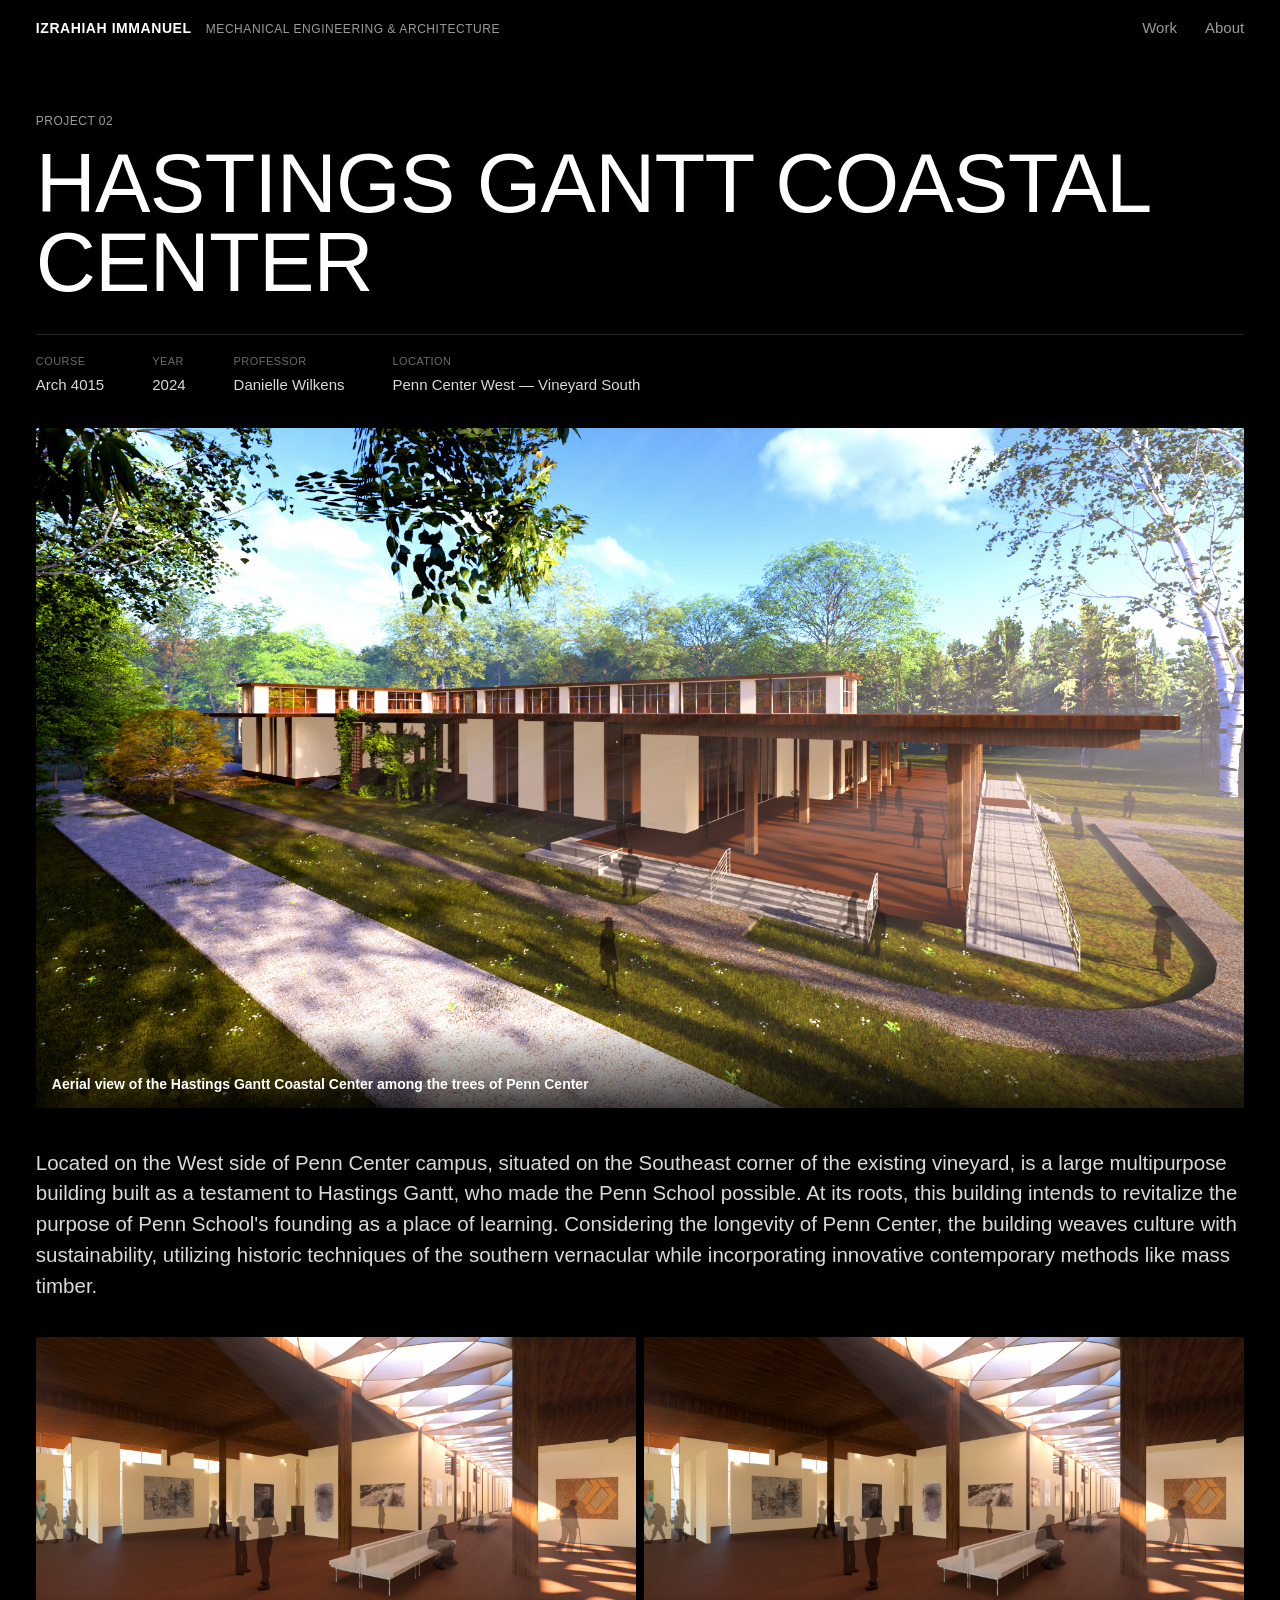
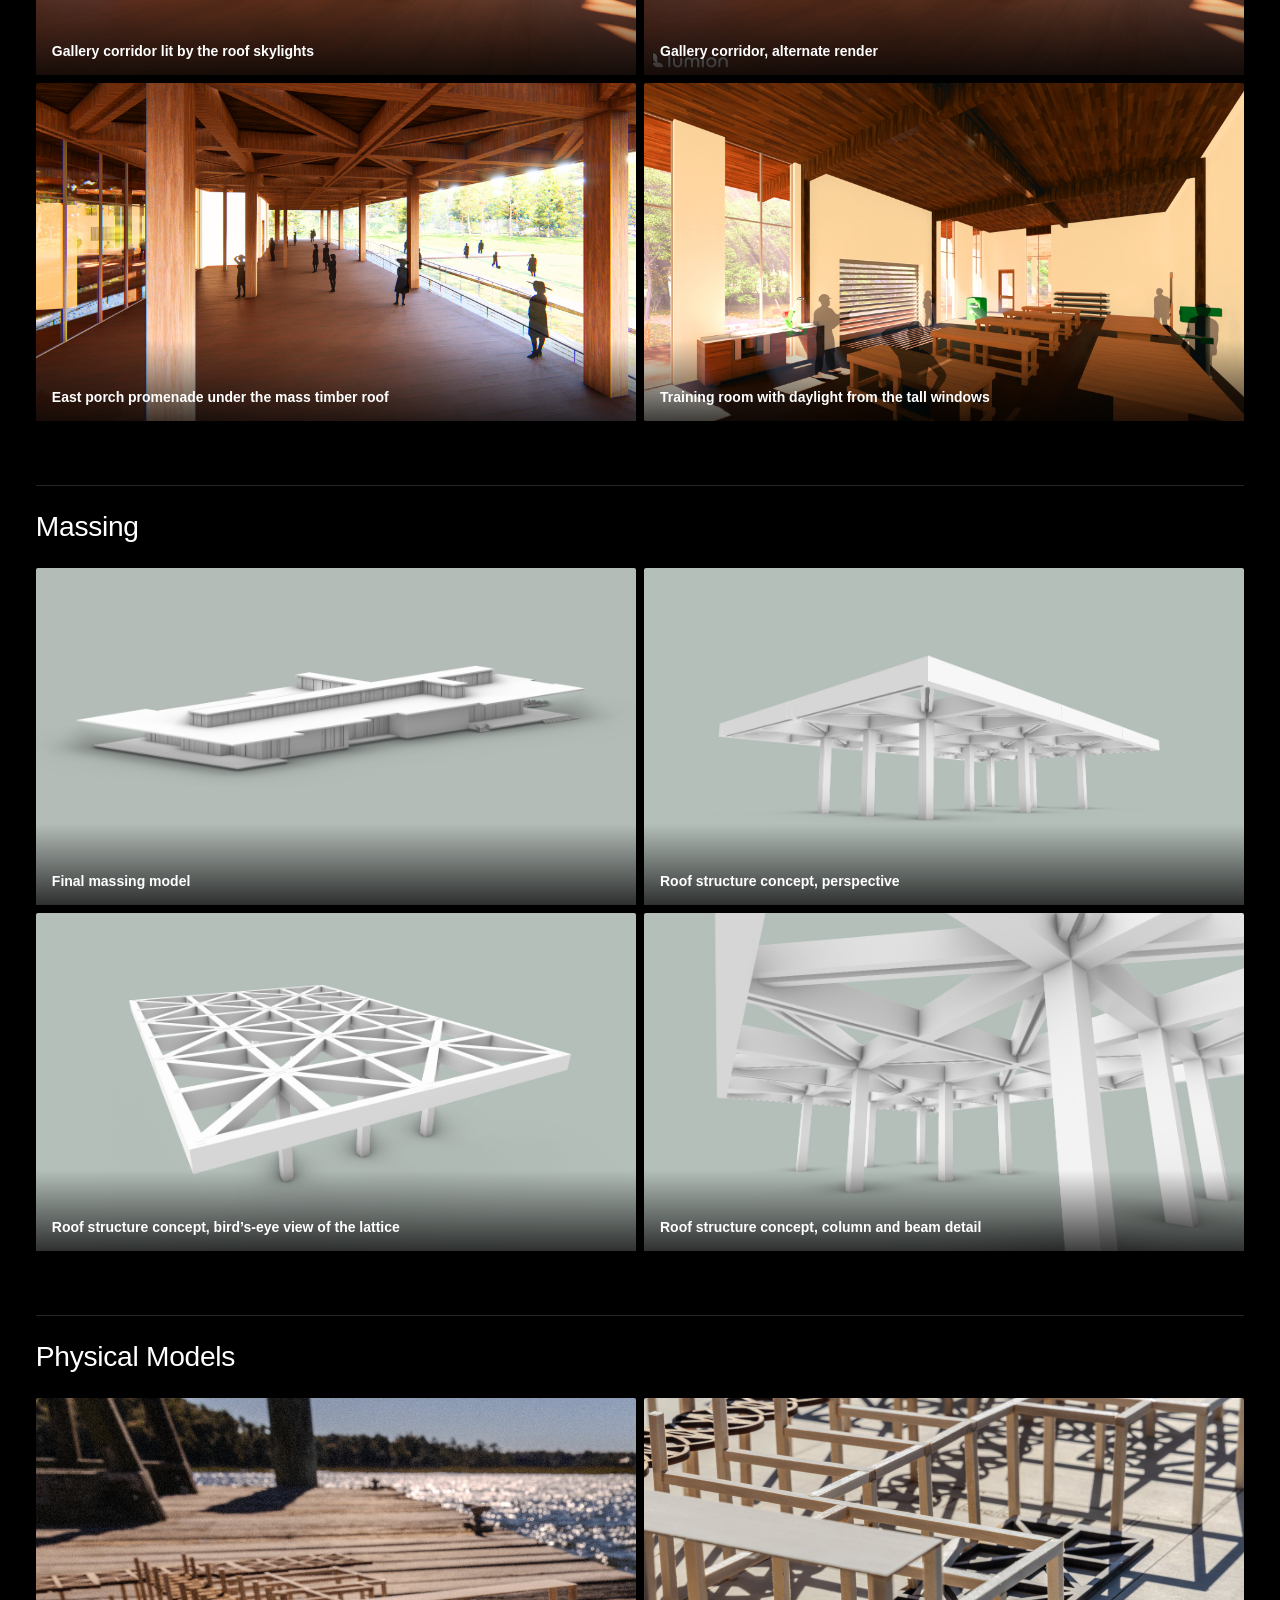
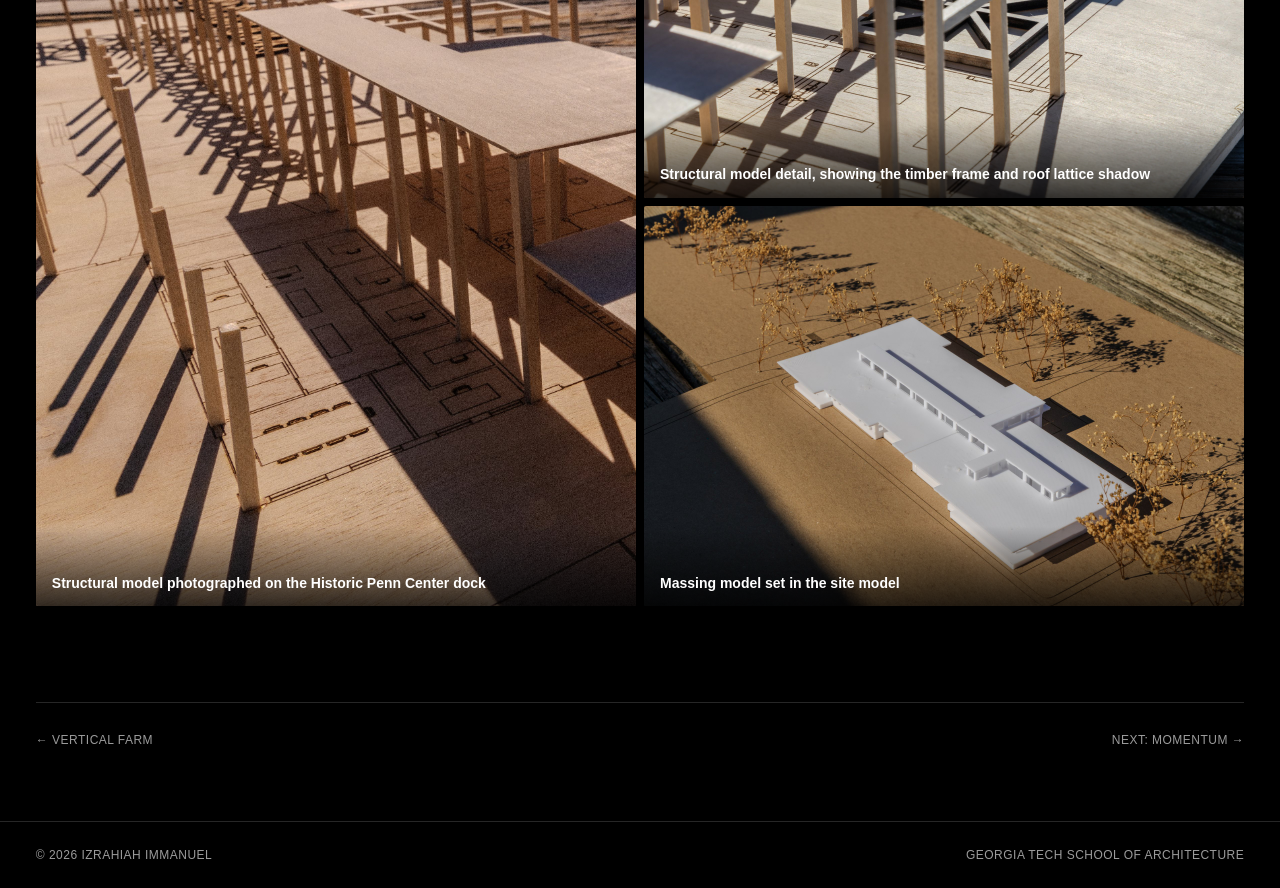
<file: projects/hastings-gantt.html>
<!DOCTYPE html>
<html lang="en">
<head>
<meta charset="UTF-8">
<meta name="viewport" content="width=device-width, initial-scale=1.0">
<title>Hastings Gantt Coastal Center — Izrahiah Immanuel</title>
<link rel="stylesheet" href="../css/style.css?v=6">
</head>
<body>

<header class="site-header">
  <nav class="nav">
    <a href="../index.html" class="logo">Izrahiah Immanuel <span class="role">Mechanical Engineering &amp; Architecture</span></a>
    <ul>
      <li><a href="../index.html">Work</a></li>
      <li><a href="../about.html">About</a></li>
    </ul>
  </nav>
</header>

<main class="wrap">
  <div class="project-header">
    <div class="eyebrow">Project 02</div>
    <h1>Hastings Gantt Coastal Center</h1>
    <div class="meta-row">
      <div><span>Course</span>Arch 4015</div>
      <div><span>Year</span>2024</div>
      <div><span>Professor</span>Danielle Wilkens</div>
      <div><span>Location</span>Penn Center West — Vineyard South</div>
    </div>
  </div>

  <div class="project-gallery gallery-hero">
    <figure>
      <img src="../images/projects/hastings-gantt/Aerial%20View%20-%20I.jpg" alt="Aerial view of the Hastings Gantt Coastal Center among the trees of Penn Center">
      <figcaption>Aerial view of the Hastings Gantt Coastal Center among the trees of Penn Center</figcaption>
    </figure>
  </div>

  <div class="project-intro">
    <p class="project-desc">Located on the West side of Penn Center campus, situated on the Southeast corner of the existing vineyard, is a large multipurpose building built as a testament to Hastings Gantt, who made the Penn School possible. At its roots, this building intends to revitalize the purpose of Penn School's founding as a place of learning. Considering the longevity of Penn Center, the building weaves culture with sustainability, utilizing historic techniques of the southern vernacular while incorporating innovative contemporary methods like mass timber.</p>
  </div>

  <div class="project-gallery gallery-quad">
    <figure>
      <img src="../images/projects/hastings-gantt/interior%20renders/Corridor%20-%20Board.jpg" alt="Gallery corridor lit by the roof skylights">
      <figcaption>Gallery corridor lit by the roof skylights</figcaption>
    </figure>
    <figure>
      <img src="../images/projects/hastings-gantt/interior%20renders/Corridor%20FN.jpg" alt="Gallery corridor, alternate render">
      <figcaption>Gallery corridor, alternate render</figcaption>
    </figure>
    <figure>
      <img src="../images/projects/hastings-gantt/interior%20renders/Porch%20-%20Board.jpg" alt="East porch promenade under the mass timber roof">
      <figcaption>East porch promenade under the mass timber roof</figcaption>
    </figure>
    <figure>
      <img src="../images/projects/hastings-gantt/interior%20renders/Training%20-%20I.jpg" alt="Training room with daylight from the tall windows">
      <figcaption>Training room with daylight from the tall windows</figcaption>
    </figure>
  </div>

  <section class="gallery-section">
    <h2>Massing</h2>
  </section>
  <div class="project-gallery gallery-quad">
    <figure>
      <img src="../images/projects/hastings-gantt/massing/final%20massing.jpg" alt="Final massing model">
      <figcaption>Final massing model</figcaption>
    </figure>
    <figure>
      <img src="../images/projects/hastings-gantt/roof_concept/Roof%20Perspective%20-%20Alt.jpg" alt="Roof structure concept, perspective">
      <figcaption>Roof structure concept, perspective</figcaption>
    </figure>
    <figure>
      <img src="../images/projects/hastings-gantt/roof_concept/Roof%20Perspective%20-%20Bird.jpg" alt="Roof structure concept, bird’s-eye view of the lattice">
      <figcaption>Roof structure concept, bird’s-eye view of the lattice</figcaption>
    </figure>
    <figure>
      <img src="../images/projects/hastings-gantt/roof_concept/Roof%20Perspective%20-%20Zoom.jpg" alt="Roof structure concept, column and beam detail">
      <figcaption>Roof structure concept, column and beam detail</figcaption>
    </figure>
  </div>

  <section class="gallery-section">
    <h2>Physical Models</h2>
  </section>
  <div class="project-gallery gallery-models">
    <figure>
      <img src="../images/projects/hastings-gantt/physical_models/model-01.jpg" alt="Structural model photographed on the Historic Penn Center dock">
      <figcaption>Structural model photographed on the Historic Penn Center dock</figcaption>
    </figure>
    <figure>
      <img src="../images/projects/hastings-gantt/physical_models/model-02.jpg" alt="Structural model detail, showing the timber frame and roof lattice shadow">
      <figcaption>Structural model detail, showing the timber frame and roof lattice shadow</figcaption>
    </figure>
    <figure>
      <img src="../images/projects/hastings-gantt/physical_models/model-03.jpg" alt="Massing model set in the site model">
      <figcaption>Massing model set in the site model</figcaption>
    </figure>
  </div>

  <div class="project-nav">
    <a href="vertical-farm.html">← Vertical Farm</a>
    <a href="momentum.html">Next: Momentum →</a>
  </div>
</main>

<footer>
  <div class="wrap">
    <span>&copy; 2026 Izrahiah Immanuel</span>
    <span>Georgia Tech School of Architecture</span>
  </div>
</footer>

<script src="../js/lightbox.js?v=2"></script>
</body>
</html>
</file>
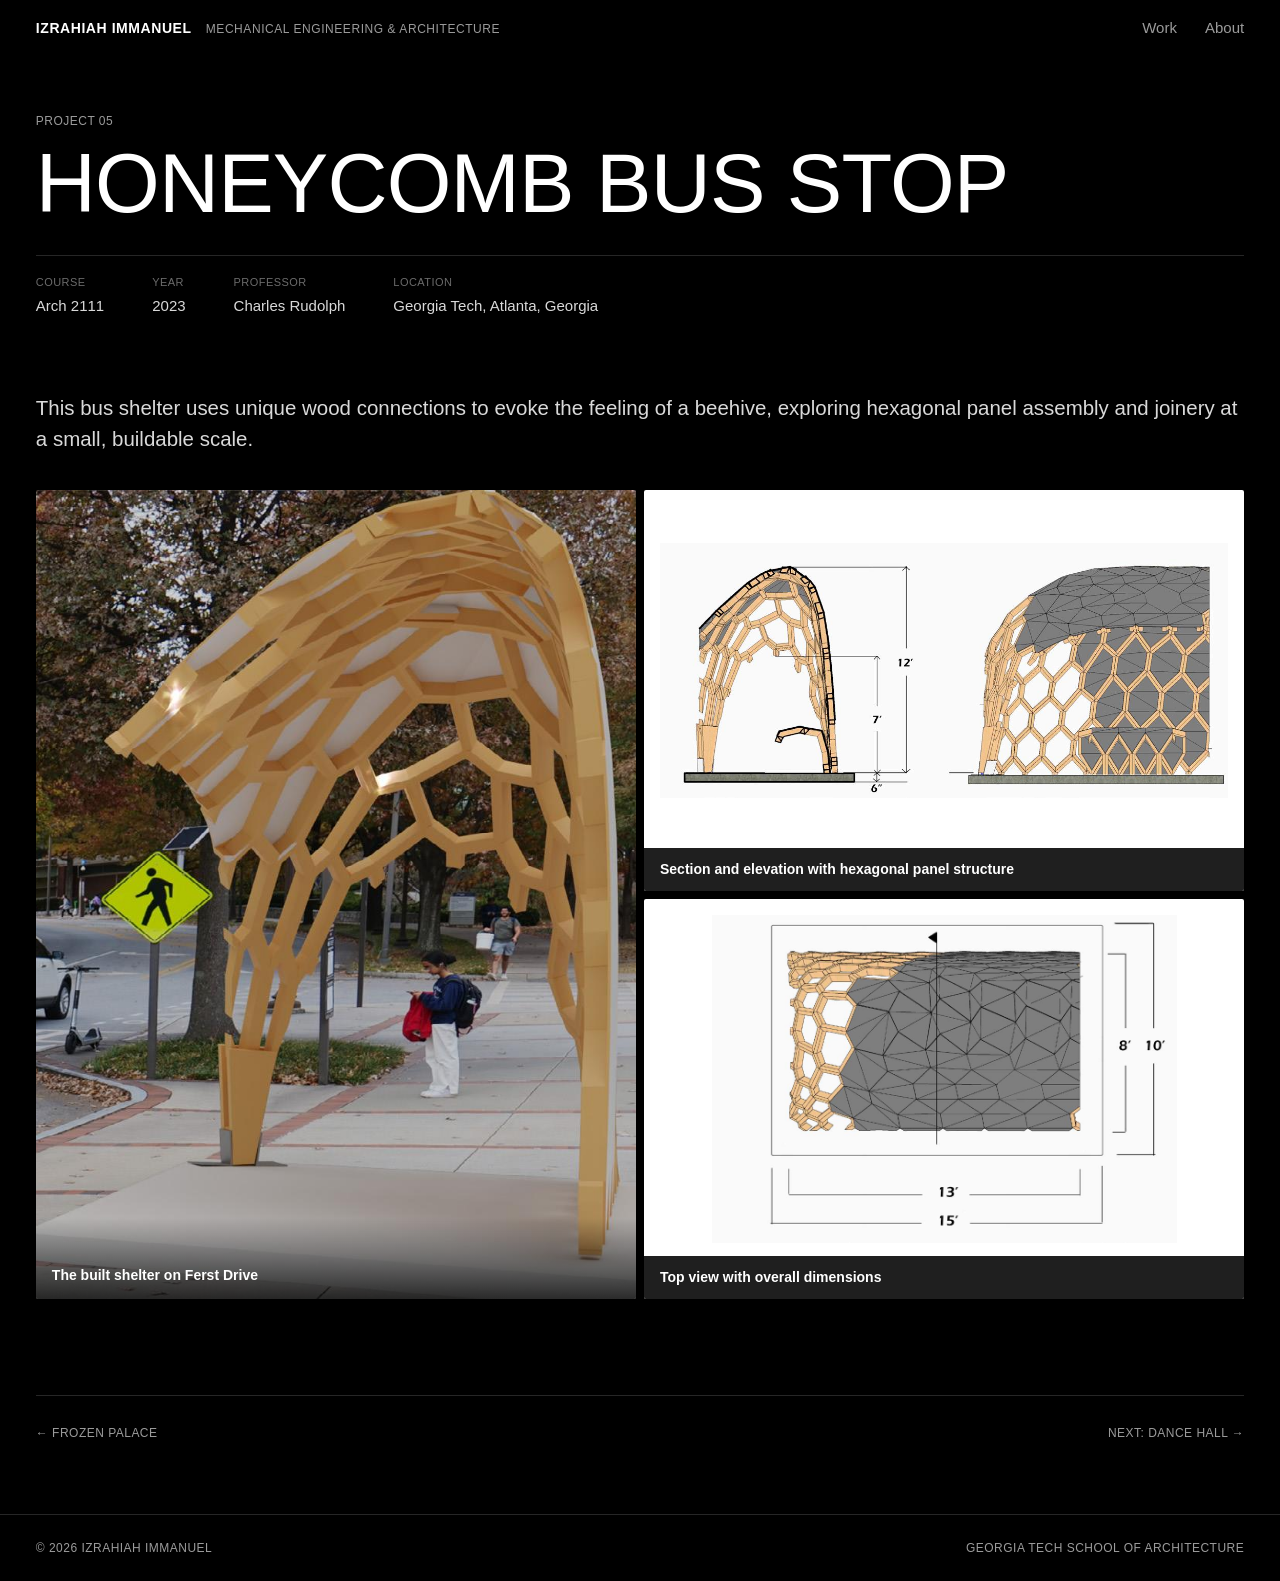
<file: projects/honeycomb.html>
<!DOCTYPE html>
<html lang="en">
<head>
<meta charset="UTF-8">
<meta name="viewport" content="width=device-width, initial-scale=1.0">
<title>Honeycomb Bus Stop — Izrahiah Immanuel</title>
<link rel="stylesheet" href="../css/style.css?v=6">
</head>
<body>

<header class="site-header">
  <nav class="nav">
    <a href="../index.html" class="logo">Izrahiah Immanuel <span class="role">Mechanical Engineering &amp; Architecture</span></a>
    <ul>
      <li><a href="../index.html">Work</a></li>
      <li><a href="../about.html">About</a></li>
    </ul>
  </nav>
</header>

<main class="wrap">
  <div class="project-header">
    <div class="eyebrow">Project 05</div>
    <h1>Honeycomb Bus Stop</h1>
    <div class="meta-row">
      <div><span>Course</span>Arch 2111</div>
      <div><span>Year</span>2023</div>
      <div><span>Professor</span>Charles Rudolph</div>
      <div><span>Location</span>Georgia Tech, Atlanta, Georgia</div>
    </div>
  </div>

  <div class="project-intro">
    <p class="project-desc">This bus shelter uses unique wood connections to evoke the feeling of a beehive, exploring hexagonal panel assembly and joinery at a small, buildable scale.</p>
  </div>
  <div class="project-gallery gallery-models">
    <figure>
      <img src="../images/projects/honeycomb/Izrahiah%20Immanuel%20Portfolio%20Fall%202024%20Image%5B24%5D.jpg" alt="The built shelter on Ferst Drive" loading="lazy">
      <figcaption>The built shelter on Ferst Drive</figcaption>
    </figure>
    <figure class="fit">
      <img src="../images/projects/honeycomb/Izrahiah%20Immanuel%20Portfolio%20Fall%202024%20Image%5B26%5D.jpg" alt="Section and elevation with hexagonal panel structure" loading="lazy">
      <figcaption>Section and elevation with hexagonal panel structure</figcaption>
    </figure>
    <figure class="fit">
      <img src="../images/projects/honeycomb/top%20view.jpg" alt="Top view with overall dimensions" loading="lazy">
      <figcaption>Top view with overall dimensions</figcaption>
    </figure>
  </div>

  <div class="project-nav">
    <a href="frozen-palace.html">← Frozen Palace</a>
    <a href="dance-hall.html">Next: Dance Hall →</a>
  </div>
</main>

<footer>
  <div class="wrap">
    <span>&copy; 2026 Izrahiah Immanuel</span>
    <span>Georgia Tech School of Architecture</span>
  </div>
</footer>

<script src="../js/lightbox.js?v=2"></script>
</body>
</html>
</file>
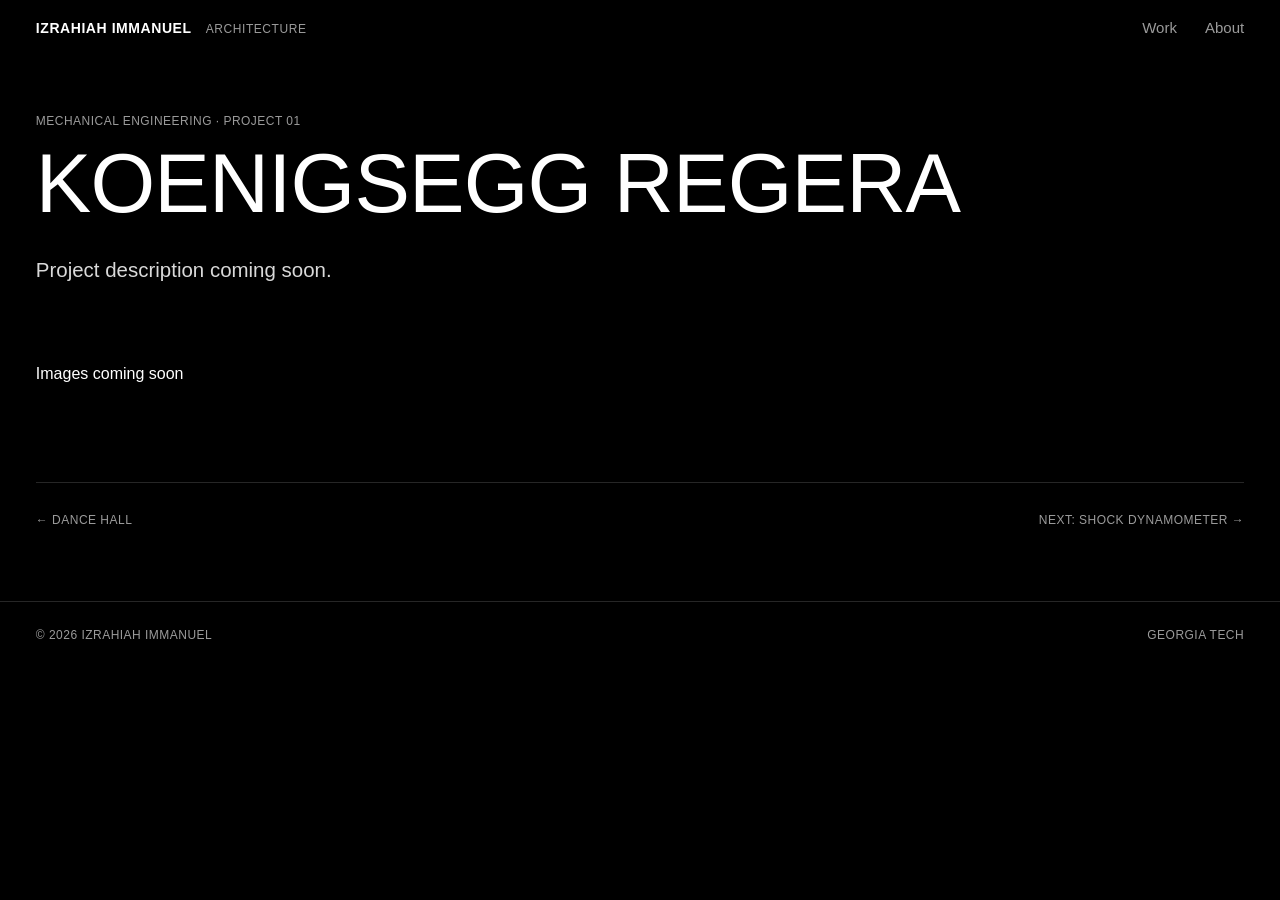
<file: projects/koenigsegg-regera.html>
<!DOCTYPE html>
<html lang="en">
<head>
<meta charset="UTF-8">
<meta name="viewport" content="width=device-width, initial-scale=1.0">
<title>Koenigsegg Regera — Izrahiah Immanuel</title>
<link rel="stylesheet" href="../css/style.css">
</head>
<body>

<header class="site-header">
  <nav class="nav">
    <a href="../index.html" class="logo">Izrahiah Immanuel <span class="role">Architecture</span></a>
    <ul>
      <li><a href="../index.html">Work</a></li>
      <li><a href="../about.html">About</a></li>
    </ul>
  </nav>
</header>

<main class="wrap">
  <div class="project-header">
    <div class="eyebrow">Mechanical Engineering · Project 01</div>
    <h1>Koenigsegg Regera</h1>
    <p class="project-desc">Project description coming soon.</p>
  </div>

  <div class="project-gallery">
    <div class="gallery-placeholder">Images coming soon</div>
  </div>

  <div class="project-nav">
    <a href="dance-hall.html">← Dance Hall</a>
    <a href="shock-dynamometer.html">Next: Shock Dynamometer →</a>
  </div>
</main>

<footer>
  <div class="wrap">
    <span>&copy; 2026 Izrahiah Immanuel</span>
    <span>Georgia Tech</span>
  </div>
</footer>

</body>
</html>
</file>
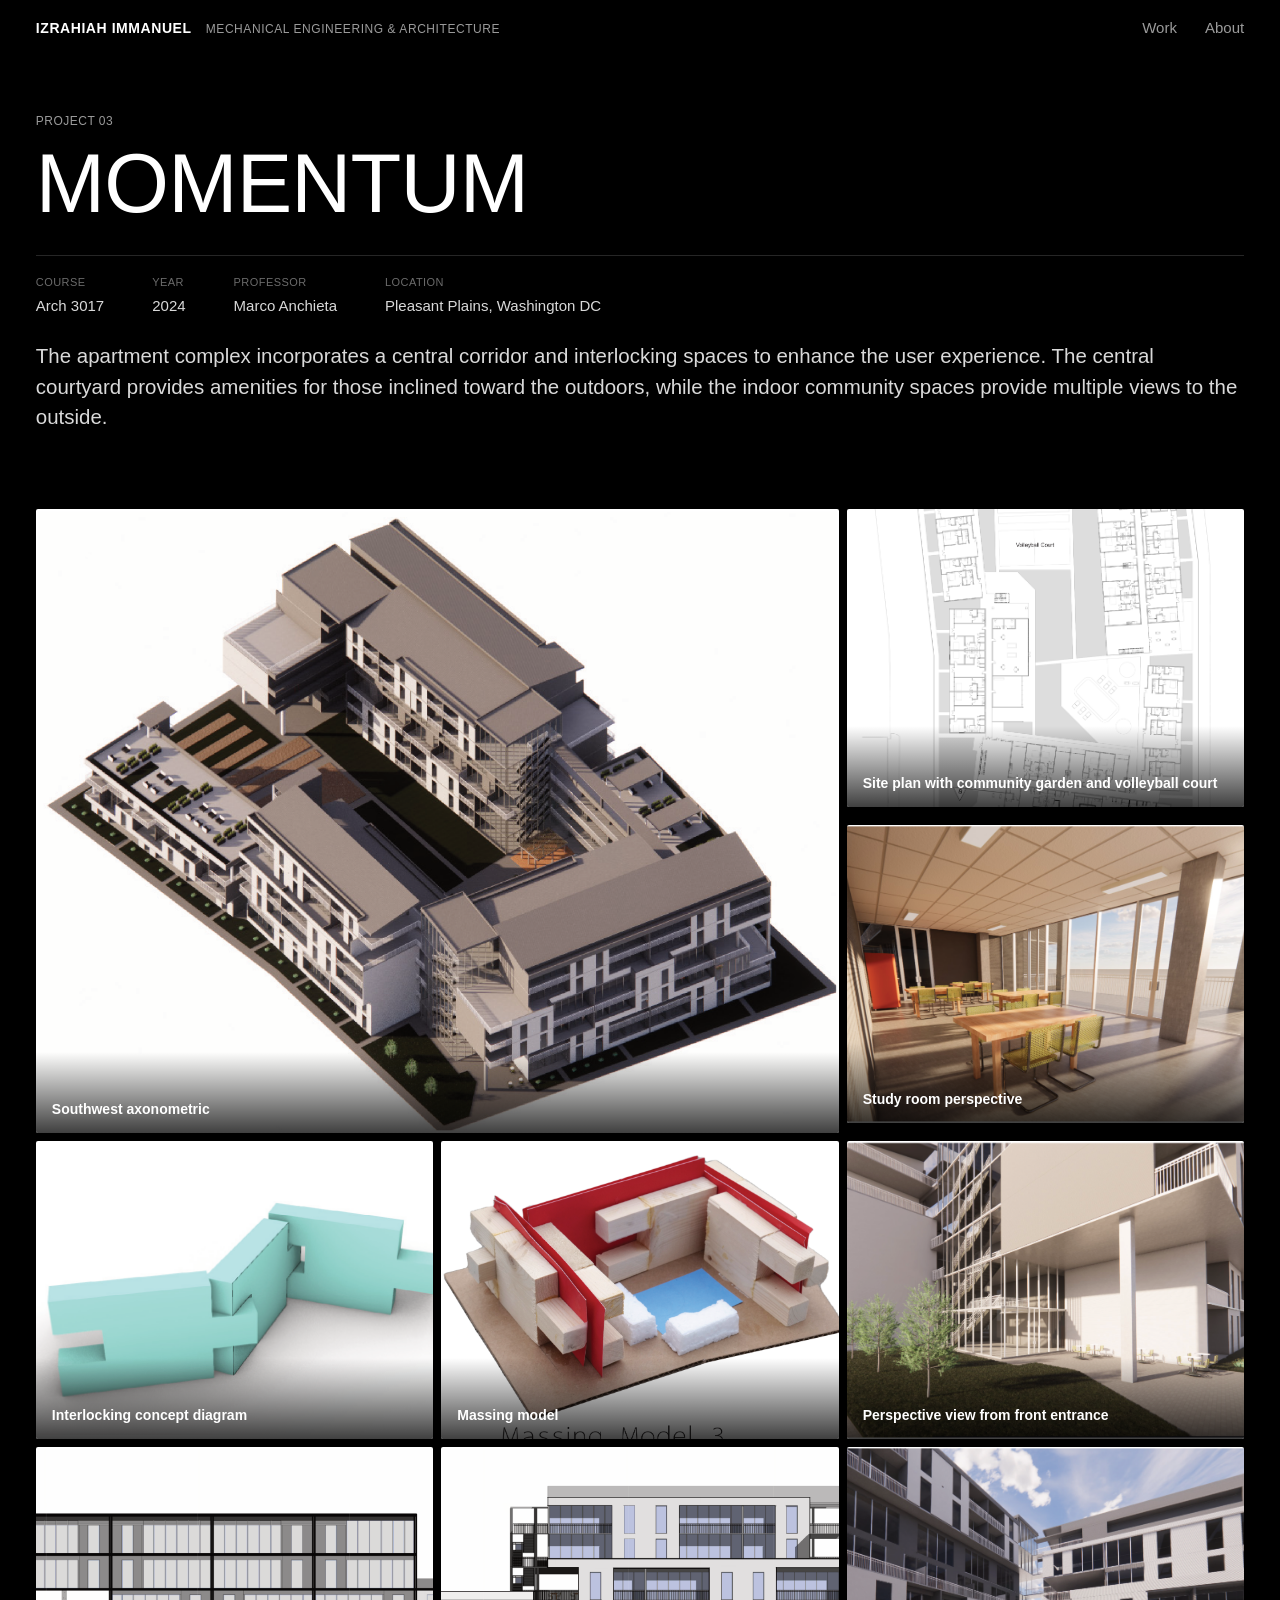
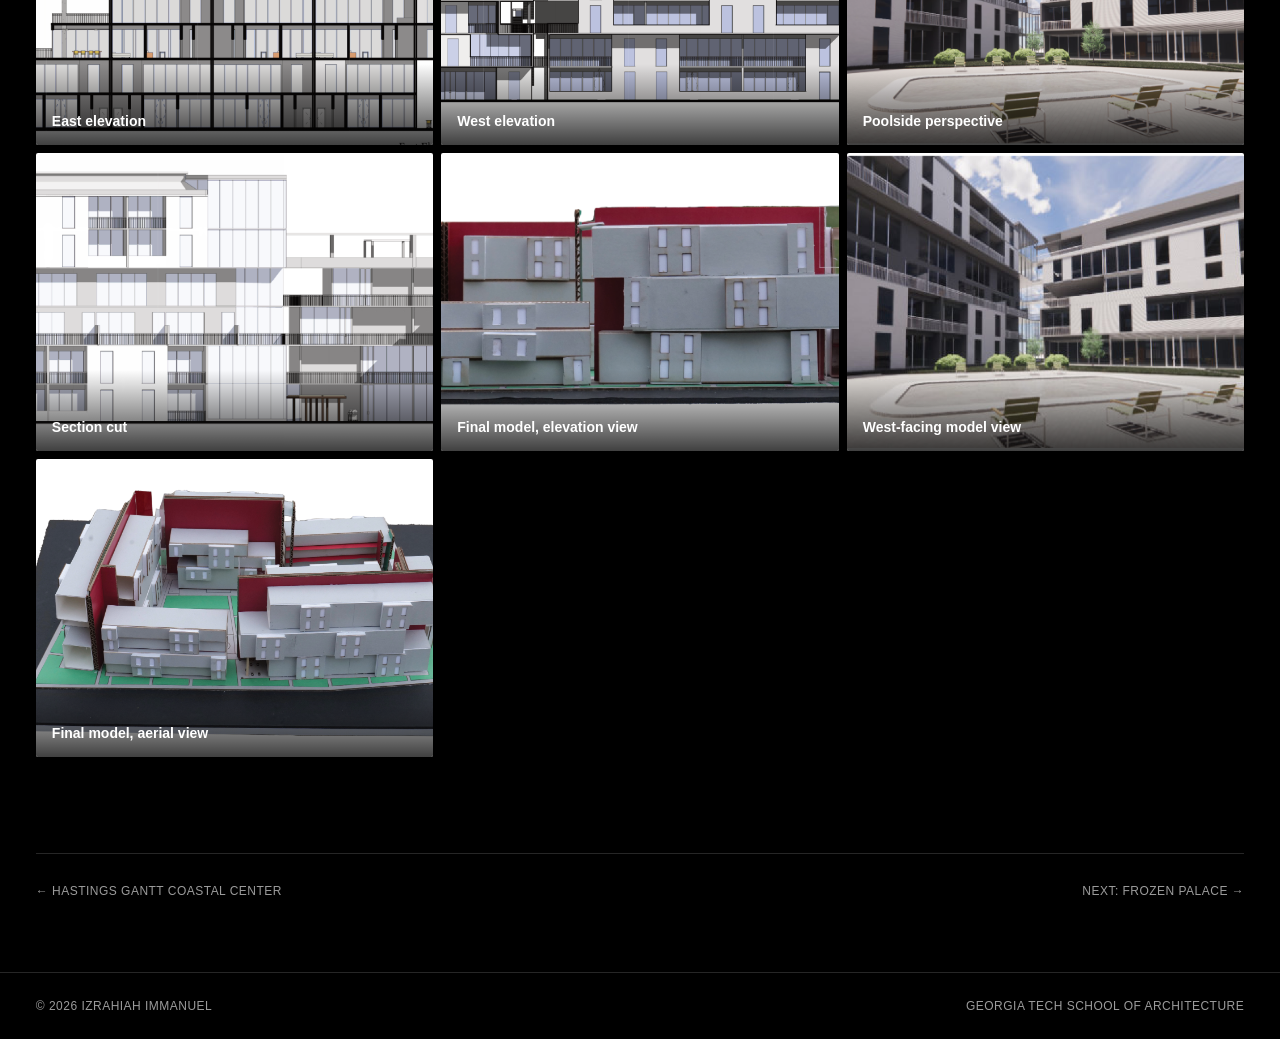
<file: projects/momentum.html>
<!DOCTYPE html>
<html lang="en">
<head>
<meta charset="UTF-8">
<meta name="viewport" content="width=device-width, initial-scale=1.0">
<title>Momentum — Izrahiah Immanuel</title>
<link rel="stylesheet" href="../css/style.css?v=6">
</head>
<body>

<header class="site-header">
  <nav class="nav">
    <a href="../index.html" class="logo">Izrahiah Immanuel <span class="role">Mechanical Engineering &amp; Architecture</span></a>
    <ul>
      <li><a href="../index.html">Work</a></li>
      <li><a href="../about.html">About</a></li>
    </ul>
  </nav>
</header>

<main class="wrap">
  <div class="project-header">
    <div class="eyebrow">Project 03</div>
    <h1>Momentum</h1>
    <div class="meta-row">
      <div><span>Course</span>Arch 3017</div>
      <div><span>Year</span>2024</div>
      <div><span>Professor</span>Marco Anchieta</div>
      <div><span>Location</span>Pleasant Plains, Washington DC</div>
    </div>
    <p class="project-desc">The apartment complex incorporates a central corridor and interlocking spaces to enhance the user experience. The central courtyard provides amenities for those inclined toward the outdoors, while the indoor community spaces provide multiple views to the outside.</p>
  </div>

  <div class="project-gallery">
    <figure>
      <img src="../images/projects/momentum/01.png" alt="Southwest axonometric">
      <figcaption>Southwest axonometric</figcaption>
    </figure>
    <figure>
      <img src="../images/projects/momentum/02.png" alt="Site plan with community garden and volleyball court">
      <figcaption>Site plan with community garden and volleyball court</figcaption>
    </figure>
    <figure>
      <img src="../images/projects/momentum/03.png" alt="Study room perspective">
      <figcaption>Study room perspective</figcaption>
    </figure>
    <figure>
      <img src="../images/projects/momentum/04.png" alt="Interlocking concept diagram">
      <figcaption>Interlocking concept diagram</figcaption>
    </figure>
    <figure>
      <img src="../images/projects/momentum/05.png" alt="Massing model">
      <figcaption>Massing model</figcaption>
    </figure>
    <figure>
      <img src="../images/projects/momentum/06.png" alt="Perspective view from front entrance">
      <figcaption>Perspective view from front entrance</figcaption>
    </figure>
    <figure>
      <img src="../images/projects/momentum/07.png" alt="East elevation">
      <figcaption>East elevation</figcaption>
    </figure>
    <figure>
      <img src="../images/projects/momentum/08.png" alt="West elevation">
      <figcaption>West elevation</figcaption>
    </figure>
    <figure>
      <img src="../images/projects/momentum/09.png" alt="Poolside perspective">
      <figcaption>Poolside perspective</figcaption>
    </figure>
    <figure>
      <img src="../images/projects/momentum/10.png" alt="Section cut">
      <figcaption>Section cut</figcaption>
    </figure>
    <figure>
      <img src="../images/projects/momentum/11.png" alt="Final model, elevation view">
      <figcaption>Final model, elevation view</figcaption>
    </figure>
    <figure>
      <img src="../images/projects/momentum/12.png" alt="West-facing model view">
      <figcaption>West-facing model view</figcaption>
    </figure>
    <figure>
      <img src="../images/projects/momentum/13.png" alt="Final model, aerial view">
      <figcaption>Final model, aerial view</figcaption>
    </figure>
  </div>

  <div class="project-nav">
    <a href="hastings-gantt.html">← Hastings Gantt Coastal Center</a>
    <a href="frozen-palace.html">Next: Frozen Palace →</a>
  </div>
</main>

<footer>
  <div class="wrap">
    <span>&copy; 2026 Izrahiah Immanuel</span>
    <span>Georgia Tech School of Architecture</span>
  </div>
</footer>

<script src="../js/lightbox.js?v=2"></script>
</body>
</html>
</file>
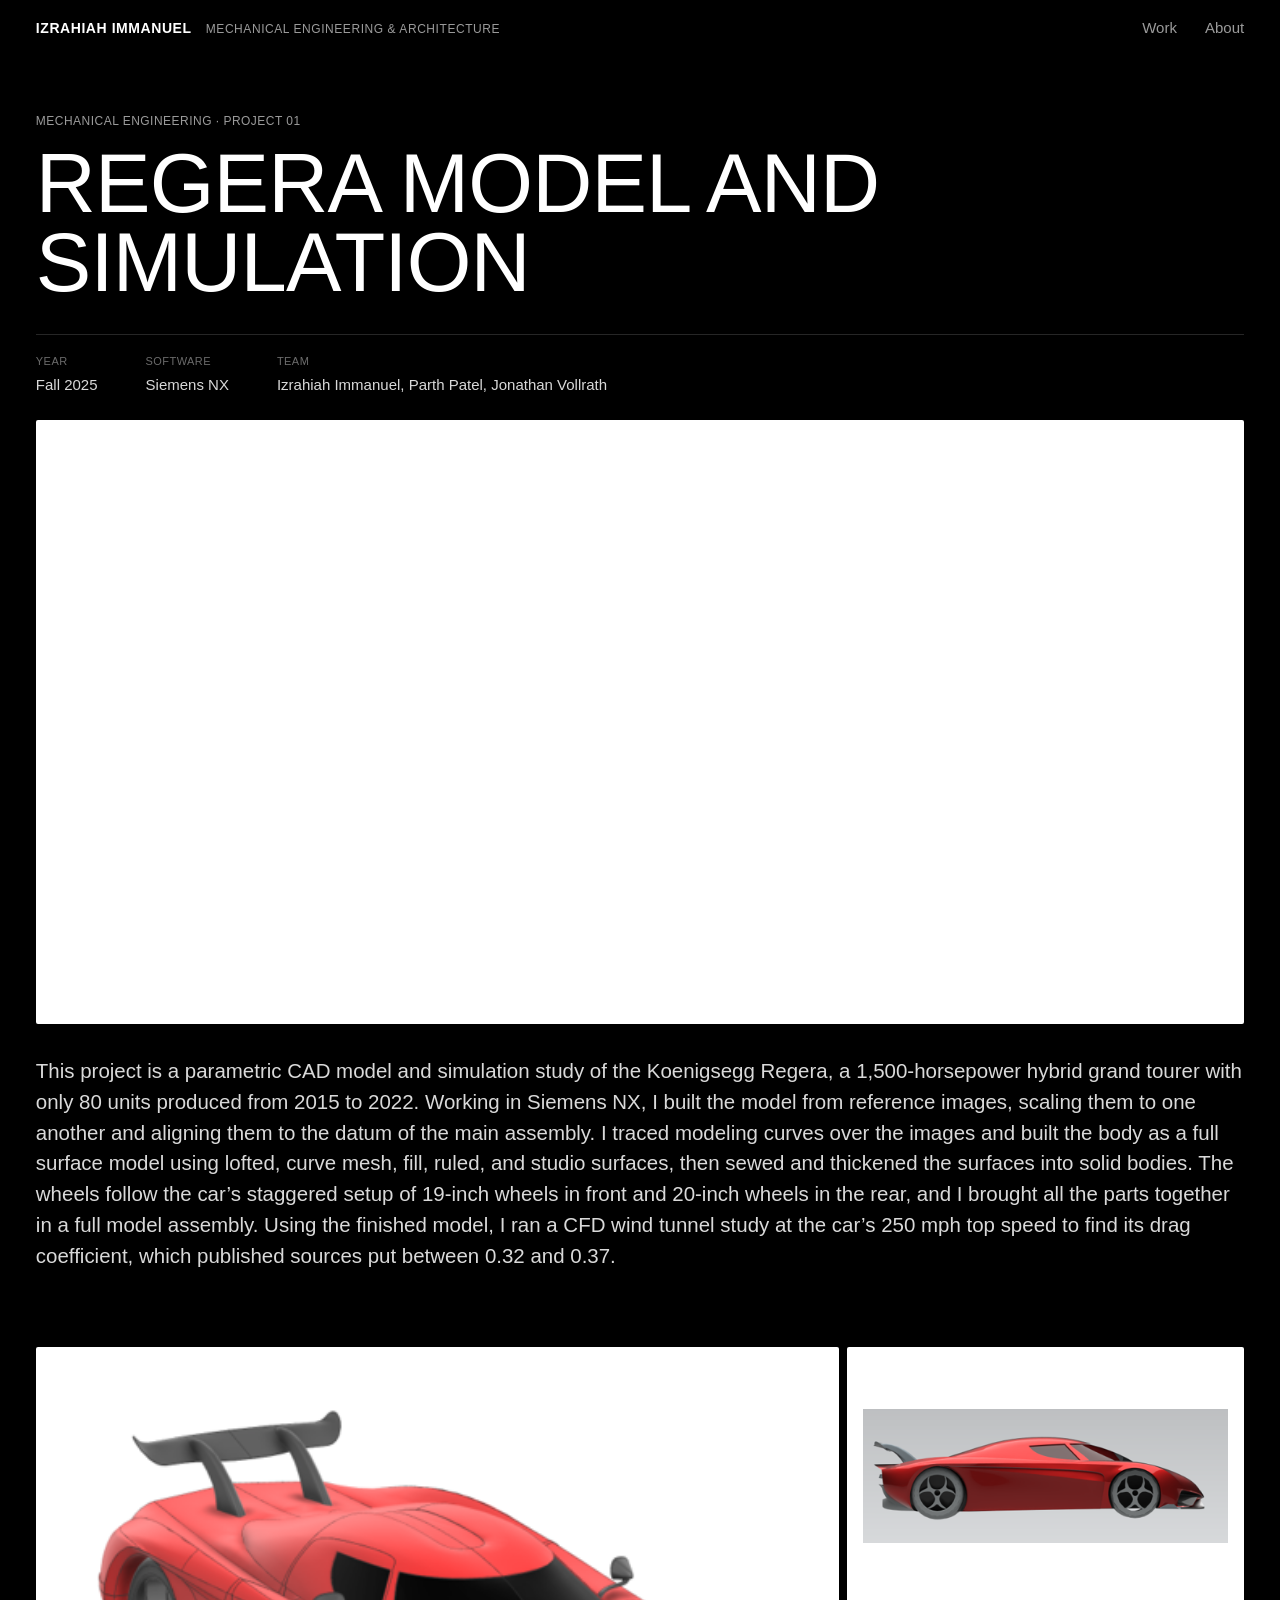
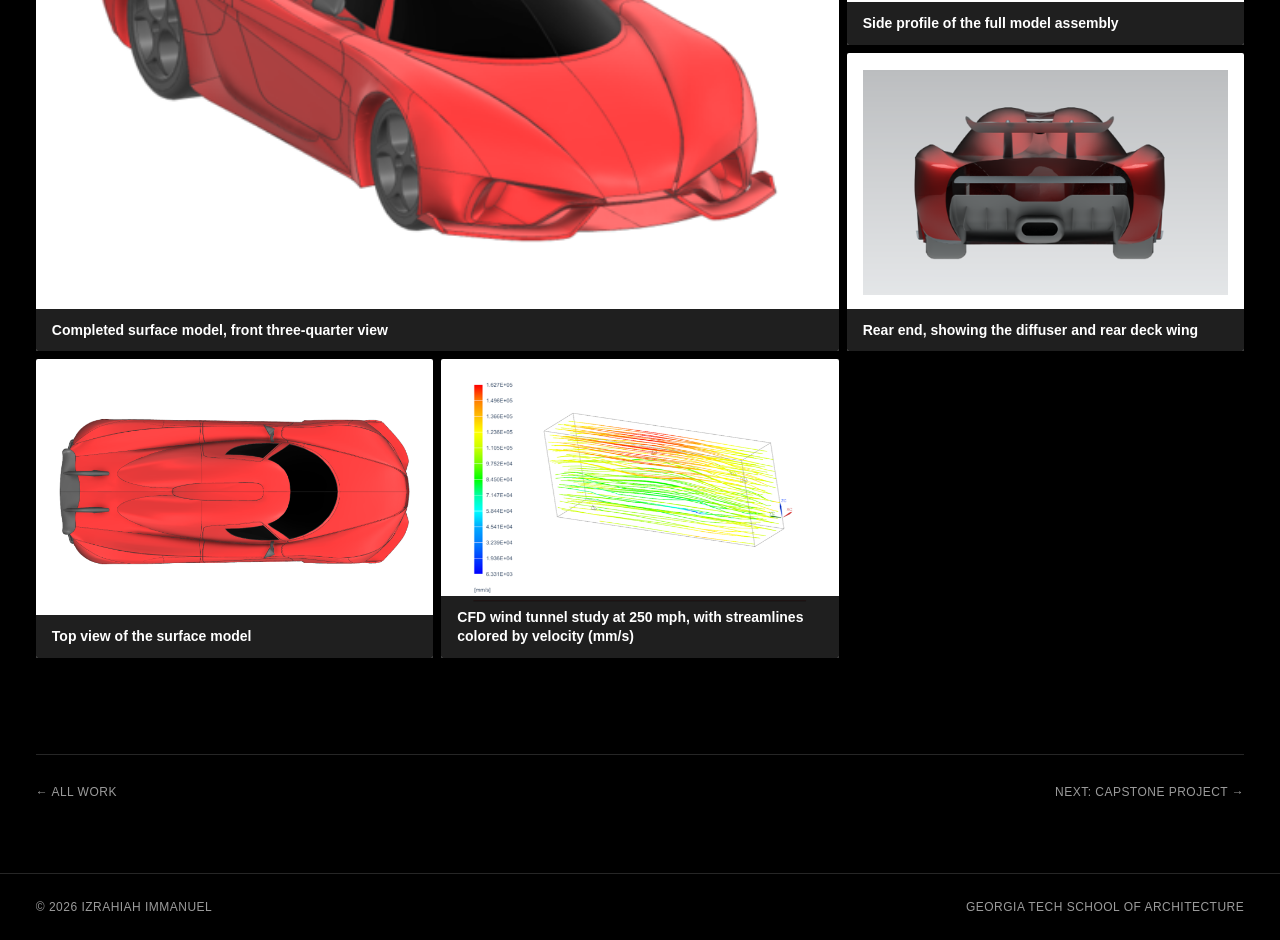
<file: projects/regera.html>
<!DOCTYPE html>
<html lang="en">
<head>
<meta charset="UTF-8">
<meta name="viewport" content="width=device-width, initial-scale=1.0">
<title>Regera Model and Simulation — Izrahiah Immanuel</title>
<link rel="stylesheet" href="../css/style.css?v=6">
</head>
<body>

<header class="site-header">
  <nav class="nav">
    <a href="../index.html" class="logo">Izrahiah Immanuel <span class="role">Mechanical Engineering &amp; Architecture</span></a>
    <ul>
      <li><a href="../index.html">Work</a></li>
      <li><a href="../about.html">About</a></li>
    </ul>
  </nav>
</header>

<main class="wrap">
  <div class="project-header">
    <div class="eyebrow">Mechanical Engineering · Project 01</div>
    <h1>Regera Model and Simulation</h1>
    <div class="meta-row">
      <div><span>Year</span>Fall 2025</div>
      <div><span>Software</span>Siemens NX</div>
      <div><span>Team</span>Izrahiah Immanuel, Parth Patel, Jonathan Vollrath</div>
    </div>
    <video class="project-video" src="../images/projects/regera/animation.mp4" autoplay muted loop playsinline preload="auto" aria-label="Animation of the Regera model opening its doors, hood, and rear deck"></video>
    <p class="project-desc">This project is a parametric CAD model and simulation study of the Koenigsegg Regera, a 1,500-horsepower hybrid grand tourer with only 80 units produced from 2015 to 2022. Working in Siemens NX, I built the model from reference images, scaling them to one another and aligning them to the datum of the main assembly. I traced modeling curves over the images and built the body as a full surface model using lofted, curve mesh, fill, ruled, and studio surfaces, then sewed and thickened the surfaces into solid bodies. The wheels follow the car&rsquo;s staggered setup of 19-inch wheels in front and 20-inch wheels in the rear, and I brought all the parts together in a full model assembly. Using the finished model, I ran a CFD wind tunnel study at the car&rsquo;s 250 mph top speed to find its drag coefficient, which published sources put between 0.32 and 0.37.</p>
  </div>

  <div class="project-gallery gallery-contain">
    <figure>
      <img src="../images/projects/regera/01.png" alt="3D CAD model of the Regera, front three-quarter view">
      <figcaption>Completed surface model, front three-quarter view</figcaption>
    </figure>
    <figure>
      <img src="../images/projects/regera/02.png" alt="Rendered side profile of the Regera model">
      <figcaption>Side profile of the full model assembly</figcaption>
    </figure>
    <figure>
      <img src="../images/projects/regera/03.png" alt="Rendered rear view showing the diffuser and rear wing">
      <figcaption>Rear end, showing the diffuser and rear deck wing</figcaption>
    </figure>
    <figure>
      <img src="../images/projects/regera/04.png" alt="Top view of the Regera model">
      <figcaption>Top view of the surface model</figcaption>
    </figure>
    <figure>
      <img src="../images/projects/regera/05.png" alt="CFD airflow streamlines around the model, colored by velocity in mm/s">
      <figcaption>CFD wind tunnel study at 250 mph, with streamlines colored by velocity (mm/s)</figcaption>
    </figure>
  </div>

  <div class="project-nav">
    <a href="../index.html">← All Work</a>
    <a href="capstone.html">Next: Capstone Project →</a>
  </div>
</main>

<footer>
  <div class="wrap">
    <span>&copy; 2026 Izrahiah Immanuel</span>
    <span>Georgia Tech School of Architecture</span>
  </div>
</footer>

<script src="../js/lightbox.js?v=2"></script>
</body>
</html>
</file>
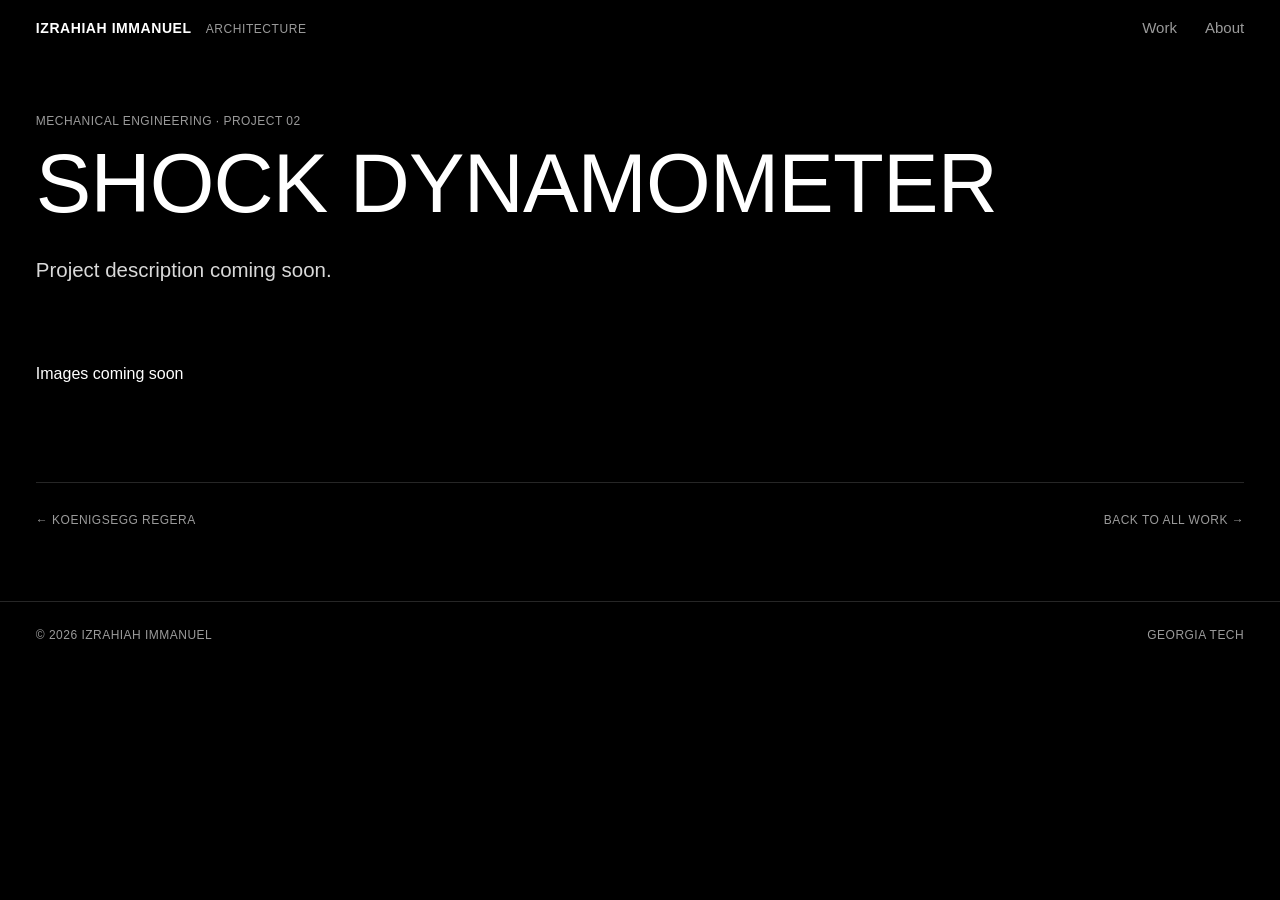
<file: projects/shock-dynamometer.html>
<!DOCTYPE html>
<html lang="en">
<head>
<meta charset="UTF-8">
<meta name="viewport" content="width=device-width, initial-scale=1.0">
<title>Shock Dynamometer — Izrahiah Immanuel</title>
<link rel="stylesheet" href="../css/style.css">
</head>
<body>

<header class="site-header">
  <nav class="nav">
    <a href="../index.html" class="logo">Izrahiah Immanuel <span class="role">Architecture</span></a>
    <ul>
      <li><a href="../index.html">Work</a></li>
      <li><a href="../about.html">About</a></li>
    </ul>
  </nav>
</header>

<main class="wrap">
  <div class="project-header">
    <div class="eyebrow">Mechanical Engineering · Project 02</div>
    <h1>Shock Dynamometer</h1>
    <p class="project-desc">Project description coming soon.</p>
  </div>

  <div class="project-gallery">
    <div class="gallery-placeholder">Images coming soon</div>
  </div>

  <div class="project-nav">
    <a href="koenigsegg-regera.html">← Koenigsegg Regera</a>
    <a href="../index.html">Back to All Work →</a>
  </div>
</main>

<footer>
  <div class="wrap">
    <span>&copy; 2026 Izrahiah Immanuel</span>
    <span>Georgia Tech</span>
  </div>
</footer>

</body>
</html>
</file>
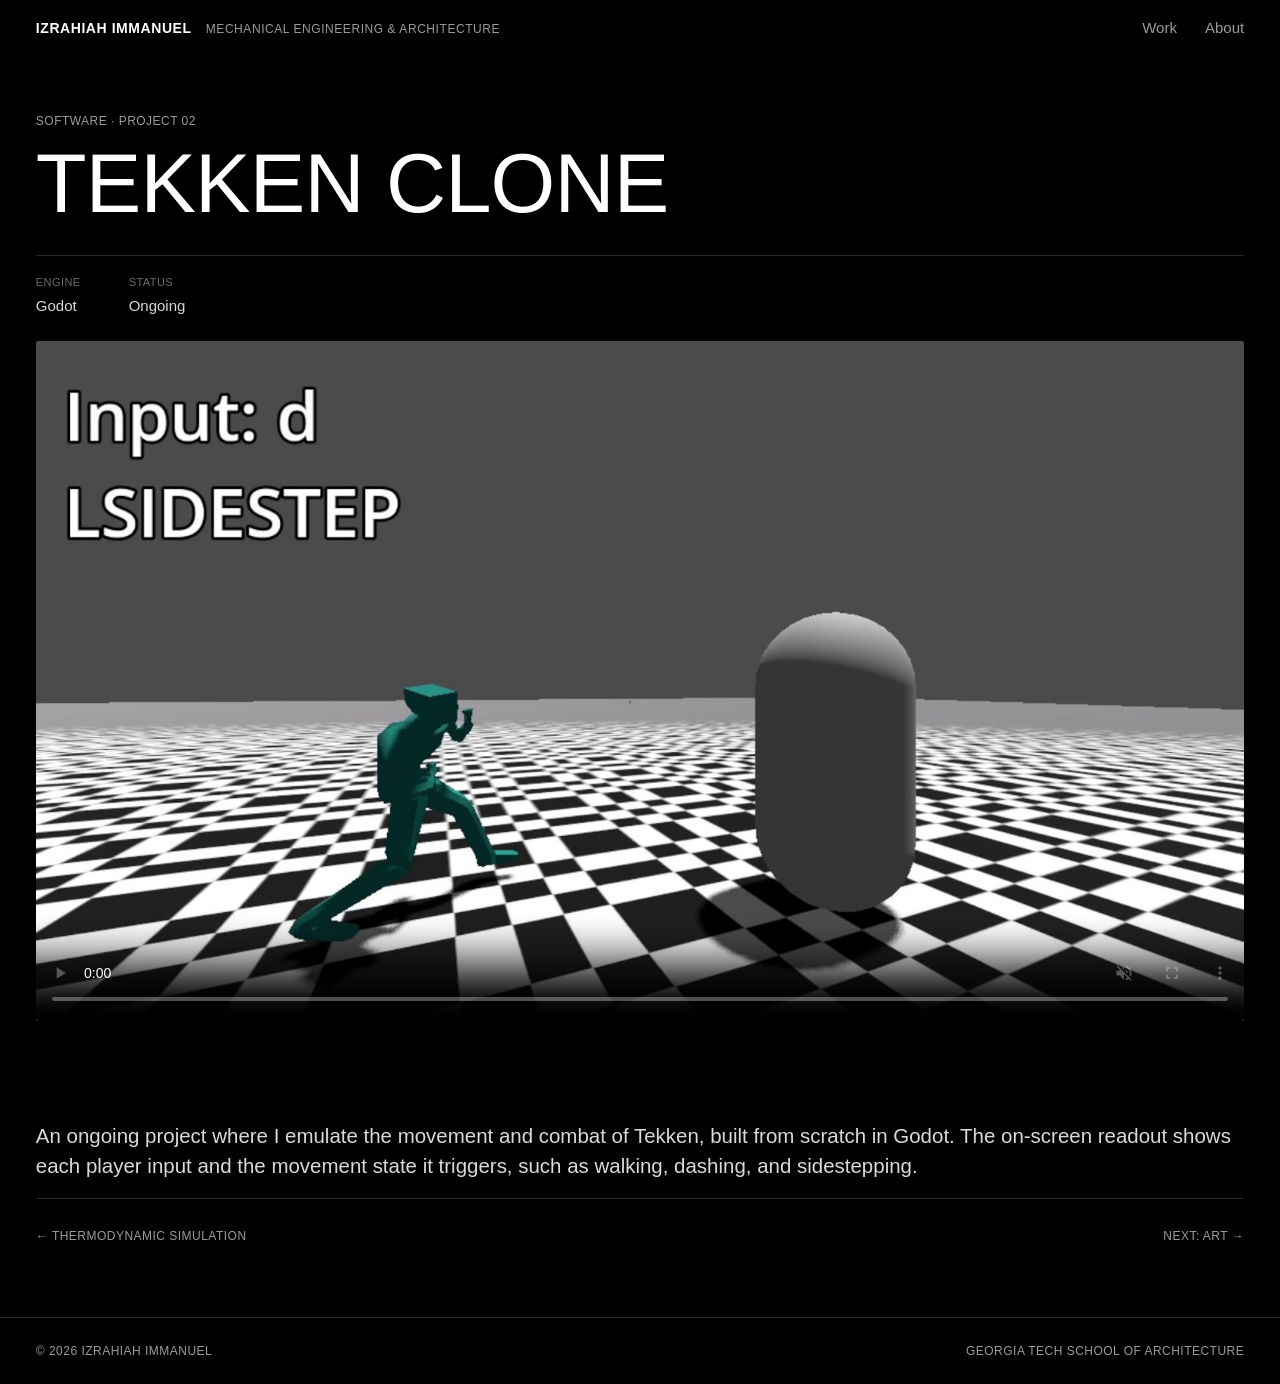
<file: projects/tekken-clone.html>
<!DOCTYPE html>
<html lang="en">
<head>
<meta charset="UTF-8">
<meta name="viewport" content="width=device-width, initial-scale=1.0">
<title>Tekken Clone — Izrahiah Immanuel</title>
<link rel="stylesheet" href="../css/style.css?v=6">
</head>
<body>

<header class="site-header">
  <nav class="nav">
    <a href="../index.html" class="logo">Izrahiah Immanuel <span class="role">Mechanical Engineering &amp; Architecture</span></a>
    <ul>
      <li><a href="../index.html">Work</a></li>
      <li><a href="../about.html">About</a></li>
    </ul>
  </nav>
</header>

<main class="wrap">
  <div class="project-header">
    <div class="eyebrow">Software · Project 02</div>
    <h1>Tekken Clone</h1>
    <div class="meta-row">
      <div><span>Engine</span>Godot</div>
      <div><span>Status</span>Ongoing</div>
    </div>
    <video class="project-video project-video-dark" src="../images/projects/tekken_clone/gameplay.mp4" poster="../images/projects/tekken_clone/poster.jpg" autoplay muted loop playsinline controls preload="auto" aria-label="Gameplay of the Tekken clone showing walking, dashing, and sidestepping with input and state readouts"></video>
  </div>

  <div class="project-intro">
    <p class="project-desc">An ongoing project where I emulate the movement and combat of Tekken, built from scratch in Godot. The on-screen readout shows each player input and the movement state it triggers, such as walking, dashing, and sidestepping.</p>
  </div>

  <div class="project-nav">
    <a href="thermo-simulation.html">← Thermodynamic Simulation</a>
    <a href="art.html">Next: Art →</a>
  </div>
</main>

<footer>
  <div class="wrap">
    <span>&copy; 2026 Izrahiah Immanuel</span>
    <span>Georgia Tech School of Architecture</span>
  </div>
</footer>

<script src="../js/lightbox.js?v=2"></script>
</body>
</html>
</file>
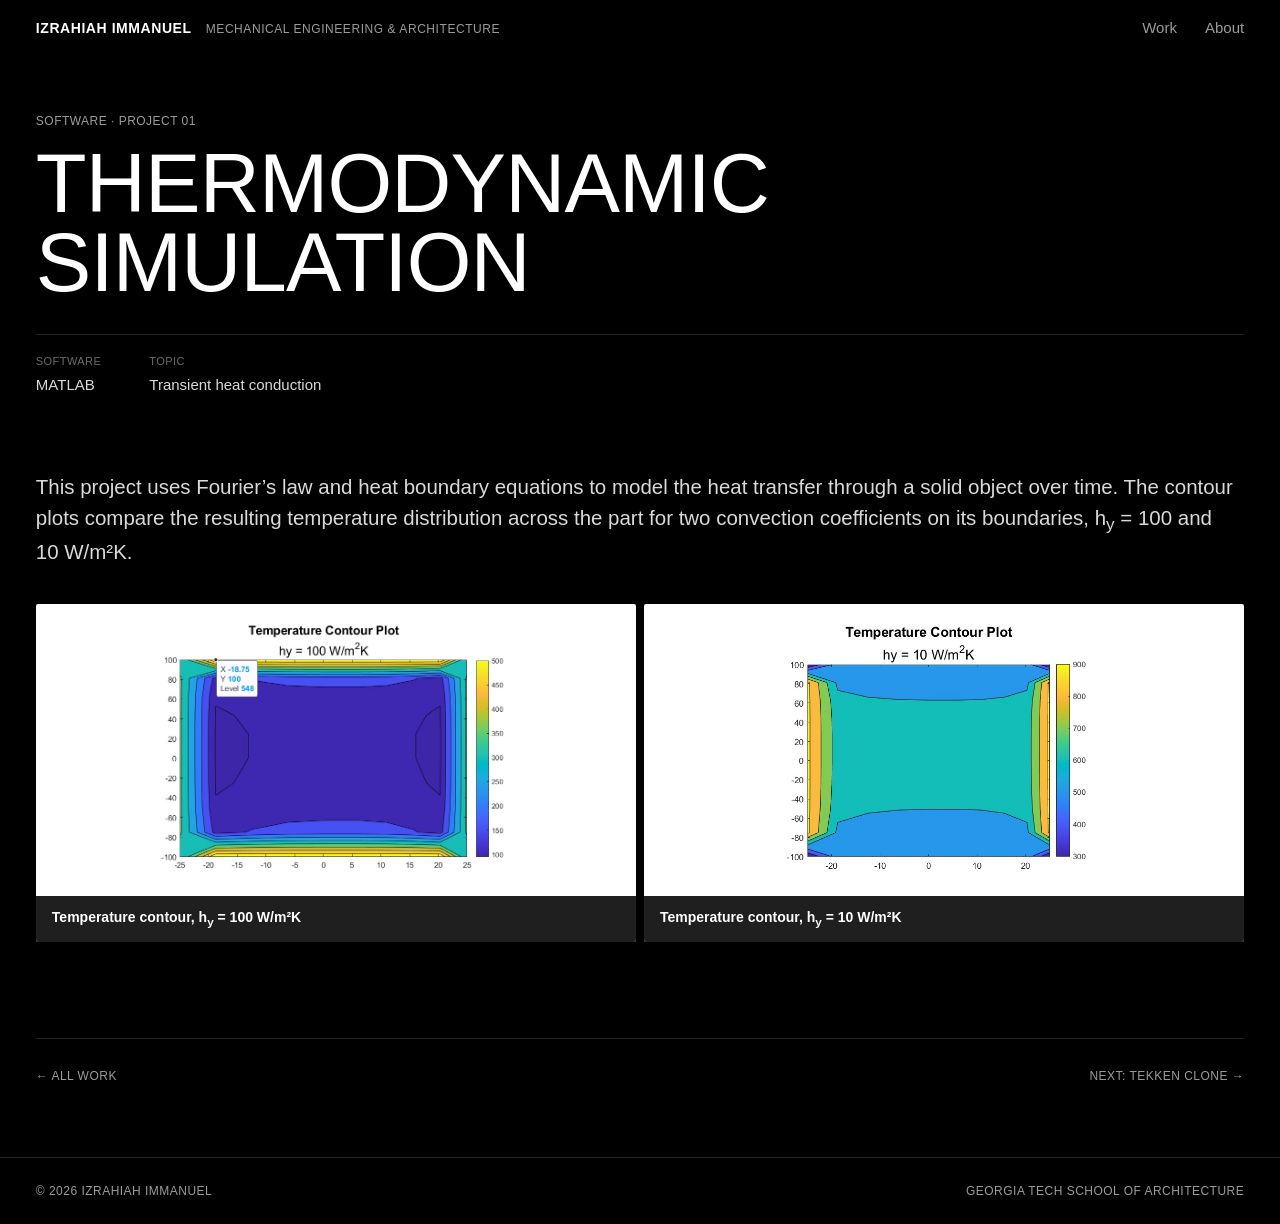
<file: projects/thermo-simulation.html>
<!DOCTYPE html>
<html lang="en">
<head>
<meta charset="UTF-8">
<meta name="viewport" content="width=device-width, initial-scale=1.0">
<title>Thermodynamic Simulation — Izrahiah Immanuel</title>
<link rel="stylesheet" href="../css/style.css?v=6">
</head>
<body>

<header class="site-header">
  <nav class="nav">
    <a href="../index.html" class="logo">Izrahiah Immanuel <span class="role">Mechanical Engineering &amp; Architecture</span></a>
    <ul>
      <li><a href="../index.html">Work</a></li>
      <li><a href="../about.html">About</a></li>
    </ul>
  </nav>
</header>

<main class="wrap">
  <div class="project-header">
    <div class="eyebrow">Software · Project 01</div>
    <h1>Thermodynamic Simulation</h1>
    <div class="meta-row">
      <div><span>Software</span>MATLAB</div>
      <div><span>Topic</span>Transient heat conduction</div>
    </div>
  </div>

  <div class="project-intro">
    <p class="project-desc">This project uses Fourier&rsquo;s law and heat boundary equations to model the heat transfer through a solid object over time. The contour plots compare the resulting temperature distribution across the part for two convection coefficients on its boundaries, h<sub>y</sub> = 100 and 10&nbsp;W/m&sup2;K.</p>
  </div>

  <div class="project-gallery gallery-quad gallery-contain">
    <figure>
      <img src="../images/projects/thermo_project/fig1.jpg" alt="Temperature contour plot with hy = 100 W/m2K" loading="lazy">
      <figcaption>Temperature contour, h<sub>y</sub> = 100 W/m&sup2;K</figcaption>
    </figure>
    <figure>
      <img src="../images/projects/thermo_project/fig2.jpg" alt="Temperature contour plot with hy = 10 W/m2K" loading="lazy">
      <figcaption>Temperature contour, h<sub>y</sub> = 10 W/m&sup2;K</figcaption>
    </figure>
  </div>

  <div class="project-nav">
    <a href="../index.html">← All Work</a>
    <a href="tekken-clone.html">Next: Tekken Clone →</a>
  </div>
</main>

<footer>
  <div class="wrap">
    <span>&copy; 2026 Izrahiah Immanuel</span>
    <span>Georgia Tech School of Architecture</span>
  </div>
</footer>

<script src="../js/lightbox.js?v=2"></script>
</body>
</html>
</file>
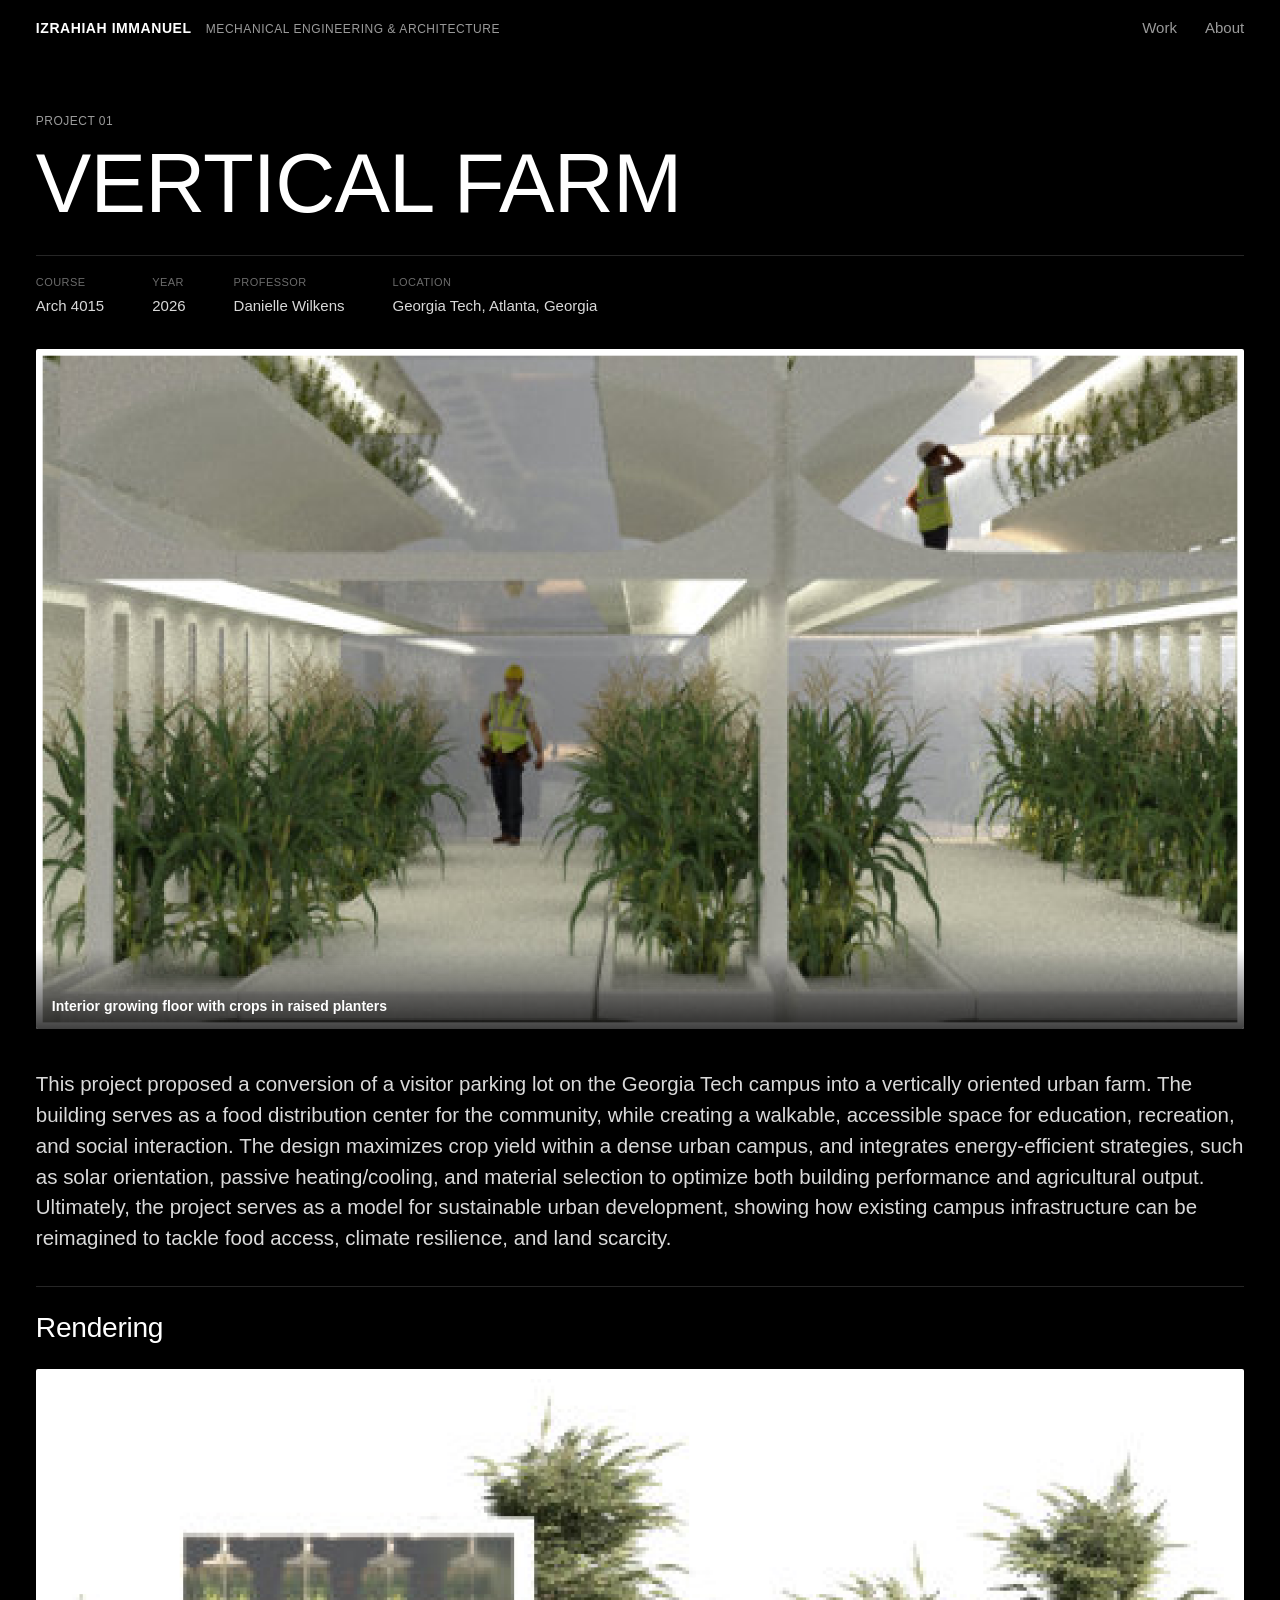
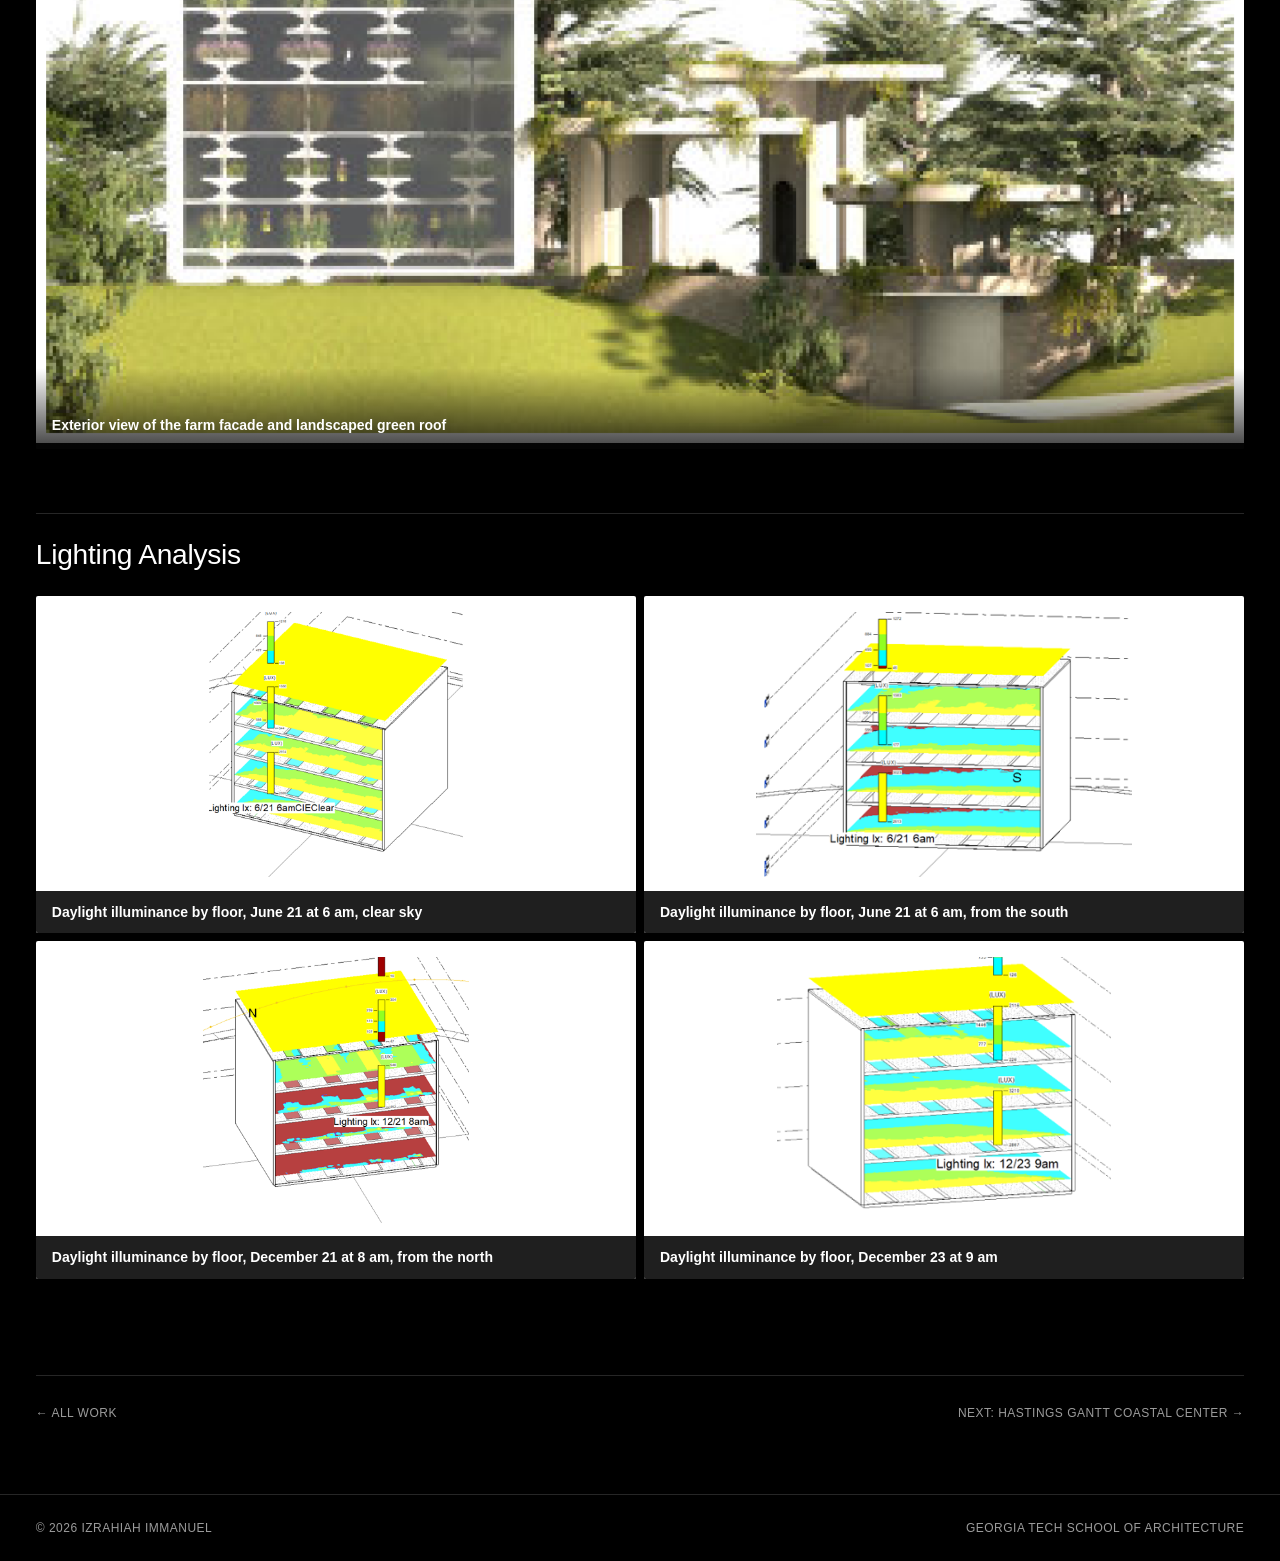
<file: projects/vertical-farm.html>
<!DOCTYPE html>
<html lang="en">
<head>
<meta charset="UTF-8">
<meta name="viewport" content="width=device-width, initial-scale=1.0">
<title>Vertical Farm — Izrahiah Immanuel</title>
<link rel="stylesheet" href="../css/style.css?v=6">
</head>
<body>

<header class="site-header">
  <nav class="nav">
    <a href="../index.html" class="logo">Izrahiah Immanuel <span class="role">Mechanical Engineering &amp; Architecture</span></a>
    <ul>
      <li><a href="../index.html">Work</a></li>
      <li><a href="../about.html">About</a></li>
    </ul>
  </nav>
</header>

<main class="wrap">
  <div class="project-header">
    <div class="eyebrow">Project 01</div>
    <h1>Vertical Farm</h1>
    <div class="meta-row">
      <div><span>Course</span>Arch 4015</div>
      <div><span>Year</span>2026</div>
      <div><span>Professor</span>Danielle Wilkens</div>
      <div><span>Location</span>Georgia Tech, Atlanta, Georgia</div>
    </div>
  </div>

  <div class="project-gallery gallery-hero">
    <figure>
      <img src="../images/projects/vertical-farm/02.png" alt="Interior growing floor with crops in raised planters">
      <figcaption>Interior growing floor with crops in raised planters</figcaption>
    </figure>
  </div>

  <div class="project-intro">
    <p class="project-desc">This project proposed a conversion of a visitor parking lot on the Georgia Tech campus into a vertically oriented urban farm. The building serves as a food distribution center for the community, while creating a walkable, accessible space for education, recreation, and social interaction. The design maximizes crop yield within a dense urban campus, and integrates energy-efficient strategies, such as solar orientation, passive heating/cooling, and material selection to optimize both building performance and agricultural output. Ultimately, the project serves as a model for sustainable urban development, showing how existing campus infrastructure can be reimagined to tackle food access, climate resilience, and land scarcity.</p>
  </div>

  <section class="gallery-section">
    <h2>Rendering</h2>
  </section>
  <div class="project-gallery gallery-lead">
    <figure>
      <img src="../images/projects/vertical-farm/01.png" alt="Exterior view of the farm facade and landscaped green roof" loading="lazy">
      <figcaption>Exterior view of the farm facade and landscaped green roof</figcaption>
    </figure>
  </div>

  <section class="gallery-section">
    <h2>Lighting Analysis</h2>
  </section>
  <div class="project-gallery gallery-quad">
    <figure class="fit">
      <img src="../images/projects/vertical-farm/lighting-analysis/Picture10.png" alt="Daylight illuminance by floor, June 21 at 6 am, clear sky" loading="lazy">
      <figcaption>Daylight illuminance by floor, June 21 at 6 am, clear sky</figcaption>
    </figure>
    <figure class="fit">
      <img src="../images/projects/vertical-farm/lighting-analysis/Picture12.png" alt="Daylight illuminance by floor, June 21 at 6 am, from the south" loading="lazy">
      <figcaption>Daylight illuminance by floor, June 21 at 6 am, from the south</figcaption>
    </figure>
    <figure class="fit">
      <img src="../images/projects/vertical-farm/lighting-analysis/Picture11.png" alt="Daylight illuminance by floor, December 21 at 8 am, from the north" loading="lazy">
      <figcaption>Daylight illuminance by floor, December 21 at 8 am, from the north</figcaption>
    </figure>
    <figure class="fit">
      <img src="../images/projects/vertical-farm/lighting-analysis/Picture9.png" alt="Daylight illuminance by floor, December 23 at 9 am" loading="lazy">
      <figcaption>Daylight illuminance by floor, December 23 at 9 am</figcaption>
    </figure>
  </div>

  <div class="project-nav">
    <a href="../index.html">← All Work</a>
    <a href="hastings-gantt.html">Next: Hastings Gantt Coastal Center →</a>
  </div>
</main>

<footer>
  <div class="wrap">
    <span>&copy; 2026 Izrahiah Immanuel</span>
    <span>Georgia Tech School of Architecture</span>
  </div>
</footer>

<script src="../js/lightbox.js?v=2"></script>
</body>
</html>
</file>
<file: css/style.css>
:root {
  --bg: #000;
  --surface: #0e0e0e;
  --ink: #fff;
  --soft: #d9d9d9;
  --muted: #9b9b9b;
  --dim: #6b6b6b;
  --line: #262626;
  --gutter: clamp(16px, 2.8vw, 40px);
  --gap: 8px;
  --radius: 2px;
  --max-width: 1920px;
}

* { box-sizing: border-box; }

html { scroll-behavior: smooth; }

body {
  margin: 0;
  background: var(--bg);
  color: var(--ink);
  font-family: "Helvetica Neue", Helvetica, Arial, "Segoe UI", sans-serif;
  line-height: 1.5;
  -webkit-font-smoothing: antialiased;
}

a { color: inherit; text-decoration: none; }

.wrap {
  max-width: var(--max-width);
  margin: 0 auto;
  padding: 0 var(--gutter);
}

/* Small uppercase label used across the site */
.label,
.eyebrow,
.section-head h2 {
  font-size: 12px;
  font-weight: 500;
  letter-spacing: 0.04em;
  text-transform: uppercase;
  color: var(--muted);
}

/* Header / nav */
header.site-header {
  position: sticky;
  top: 0;
  z-index: 20;
  background: rgba(0, 0, 0, 0.82);
  backdrop-filter: blur(10px);
  -webkit-backdrop-filter: blur(10px);
}

.nav {
  max-width: var(--max-width);
  margin: 0 auto;
  padding: 16px var(--gutter);
  display: flex;
  align-items: baseline;
  justify-content: space-between;
}

.nav .logo {
  font-size: 14px;
  font-weight: 700;
  letter-spacing: 0.04em;
  text-transform: uppercase;
}

.nav .logo .role {
  font-weight: 500;
  color: var(--muted);
  margin-left: 10px;
  font-size: 12px;
}

@media (max-width: 700px) {
  .nav { gap: 16px; }
  .nav .logo .role {
    display: block;
    margin-left: 0;
    margin-top: 2px;
  }
}

.nav ul {
  list-style: none;
  display: flex;
  gap: 28px;
  margin: 0;
  padding: 0;
}

.nav a {
  font-size: 15px;
  color: var(--muted);
  transition: color 0.15s ease;
}

.nav .logo { color: var(--ink); }

.nav a:hover,
.nav a.active {
  color: var(--ink);
}

/* Home: full-bleed slideshow with the intro text on top */
.showcase {
  position: relative;
  min-height: min(88vh, 960px);
  margin-top: var(--gap);
  border-radius: var(--radius);
  overflow: hidden;
  background: var(--surface);
  display: flex;
  flex-direction: column;
}

.showcase .slide {
  position: absolute;
  inset: 0;
  margin: 0;
  opacity: 0;
  transition: opacity 1.2s ease;
}

.showcase .slide.is-active { opacity: 1; }

.showcase .slide img {
  width: 100%;
  height: 100%;
  object-fit: cover;
  display: block;
  transform: scale(1.04);
  transition: transform 7s linear;
}

.showcase .slide.is-active img { transform: scale(1); }

.showcase::after {
  content: "";
  position: absolute;
  inset: 0;
  background:
    linear-gradient(to bottom, rgba(0,0,0,0.25), rgba(0,0,0,0.45) 55%, rgba(0,0,0,0.8)),
    rgba(0,0,0,0.15);
  pointer-events: none;
}

.showcase-intro {
  position: relative;
  z-index: 2;
  flex: 1;
  display: flex;
  flex-direction: column;
  align-items: center;
  justify-content: center;
  text-align: center;
  padding: 96px var(--gutter) 40px;
}

.showcase-intro h1 {
  margin: 0 0 24px;
  font-size: clamp(44px, 8vw, 124px);
  font-weight: 500;
  line-height: 0.92;
  letter-spacing: -0.01em;
  text-transform: uppercase;
}

.showcase-intro p {
  max-width: 880px;
  margin: 0;
  font-size: clamp(16px, 1.35vw, 20px);
  line-height: 1.5;
  color: rgba(255, 255, 255, 0.86);
}

.showcase-bar {
  position: relative;
  z-index: 2;
  display: flex;
  align-items: flex-end;
  justify-content: space-between;
  gap: 24px;
  padding: 0 var(--gutter) 24px;
}

.showcase-bar .slide-label {
  font-size: 12px;
  letter-spacing: 0.04em;
  text-transform: uppercase;
  color: var(--soft);
}

.showcase-bar .slide-label span { color: var(--muted); margin-right: 10px; }
.showcase-bar .slide-label:hover { color: var(--ink); }

.slide-dots {
  display: flex;
  gap: 6px;
}

.slide-dots button {
  width: 36px;
  height: 18px;
  padding: 8px 0;
  border: 0;
  background: none;
  cursor: pointer;
}

.slide-dots button::before {
  content: "";
  display: block;
  height: 2px;
  background: rgba(255, 255, 255, 0.35);
  transition: background 0.2s ease;
}

.slide-dots button[aria-current="true"]::before,
.slide-dots button:hover::before { background: #fff; }

.slide-dots button:focus-visible { outline: 1px solid #fff; outline-offset: 2px; }

@media (max-width: 700px) {
  .showcase { min-height: 92vh; }
  .showcase-bar { flex-direction: column; align-items: flex-start; }
}

/* Section headings on the home page */
.section-head {
  display: flex;
  align-items: baseline;
  justify-content: space-between;
  padding: 56px 0 14px;
}

.section-head h2 { margin: 0; }

/* Home tiles: bold title and subtitle in the bottom-left corner */
.tile-grid {
  display: grid;
  grid-template-columns: repeat(3, 1fr);
  gap: var(--gap);
}

.tile-grid.tile-grid-2 { grid-template-columns: repeat(2, 1fr); }

@media (max-width: 900px) {
  .tile-grid { grid-template-columns: repeat(2, 1fr); }
}

@media (max-width: 560px) {
  .tile-grid,
  .tile-grid.tile-grid-2 { grid-template-columns: 1fr; }
}

.tile {
  position: relative;
  display: block;
  aspect-ratio: 1 / 1;
  overflow: hidden;
  border-radius: var(--radius);
  background: var(--surface);
}

.tile-grid-2 .tile { aspect-ratio: 16 / 10; }

.tile img {
  width: 100%;
  height: 100%;
  object-fit: cover;
  display: block;
  transition: transform 0.7s ease;
}

.tile.tile-contain img {
  object-fit: contain;
  padding: 24px 24px 96px;
  background: #fff;
}

.tile:hover img { transform: scale(1.04); }

.tile .tile-caption {
  position: absolute;
  inset: auto 0 0 0;
  padding: 72px 20px 20px;
  background: linear-gradient(to top, rgba(0,0,0,0.78), rgba(0,0,0,0));
  color: #fff;
}

.tile .tile-caption .num {
  position: absolute;
  top: 0;
  left: 0;
  display: none;
}

.tile .tile-caption .name {
  font-size: clamp(20px, 1.7vw, 24px);
  font-weight: 700;
  line-height: 1.15;
  letter-spacing: -0.01em;
}

.tile .tile-caption .meta {
  font-size: 14px;
  color: var(--soft);
  margin-top: 4px;
}

/* Project page */
.project-header {
  padding: 56px 0 28px;
}

.project-header .eyebrow { margin-bottom: 14px; }

.project-header h1 {
  font-size: clamp(38px, 6.5vw, 96px);
  font-weight: 500;
  line-height: 0.95;
  letter-spacing: -0.01em;
  text-transform: uppercase;
  margin: 0 0 32px;
}

.meta-row {
  display: flex;
  flex-wrap: wrap;
  gap: 16px 48px;
  font-size: 15px;
  color: var(--soft);
  padding-top: 18px;
  border-top: 1px solid var(--line);
  margin-bottom: 8px;
}

.meta-row div span {
  display: block;
  text-transform: uppercase;
  letter-spacing: 0.04em;
  font-size: 11px;
  color: var(--dim);
  margin-bottom: 4px;
}

.project-video {
  display: block;
  width: 100%;
  height: auto;
  margin: 24px 0 32px;
  border-radius: var(--radius);
  background: #fff;
}

.project-video.project-video-dark { background: #000; }

/* Description text runs the full width of the page */
.project-desc {
  font-size: clamp(18px, 1.6vw, 24px);
  line-height: 1.5;
  color: var(--soft);
  margin: 24px 0 8px;
}

.project-section {
  padding: 16px 0 8px;
}

.project-section h2 {
  margin: 28px 0 12px;
  font-size: 12px;
  font-weight: 500;
  letter-spacing: 0.04em;
  text-transform: uppercase;
  color: var(--muted);
}

.project-section p {
  font-size: 17px;
  color: var(--soft);
  margin: 0 0 16px;
}

/* Project gallery: featured first image, smaller tiles after */
.project-gallery {
  display: grid;
  grid-template-columns: repeat(3, 1fr);
  grid-auto-flow: dense;
  gap: var(--gap);
  padding: 40px 0 96px;
}

.project-gallery figure {
  position: relative;
  margin: 0;
  aspect-ratio: 4 / 3;
  overflow: hidden;
  border-radius: var(--radius);
  background: var(--surface);
  cursor: zoom-in;
}

.project-gallery figure:first-child {
  grid-column: span 2;
  grid-row: span 2;
  aspect-ratio: auto;
}

.project-gallery figure:only-child {
  grid-column: 1 / -1;
  grid-row: auto;
}

.project-gallery img {
  width: 100%;
  height: 100%;
  display: block;
  object-fit: cover;
  transition: transform 0.7s ease;
}

.project-gallery figure:only-child img {
  height: auto;
}

.project-gallery figure:hover img { transform: scale(1.03); }

.project-gallery figure:focus-visible {
  outline: 2px solid #fff;
  outline-offset: 2px;
}

/* Captions sit in the bottom-left corner of every tile */
.project-gallery figcaption {
  position: absolute;
  inset: auto 0 0 0;
  padding: 48px 16px 14px;
  background: linear-gradient(to top, rgba(0,0,0,0.75), rgba(0,0,0,0));
  color: #fff;
  font-size: 14px;
  font-weight: 600;
  line-height: 1.35;
  pointer-events: none;
}

/* Diagrams and drawings on white: show the whole image, not cropped */
.project-gallery.gallery-contain figure,
.project-gallery figure.fit {
  background: #fff;
}

.project-gallery.gallery-contain img,
.project-gallery figure.fit img {
  object-fit: contain;
  padding: 16px 16px 56px;
}

.project-gallery figure:only-child.fit img,
.project-gallery.gallery-contain figure:only-child img {
  padding: 24px 24px 64px;
}

/* On white tiles a gradient turns grey, so use a solid caption bar */
.project-gallery.gallery-contain figcaption,
.project-gallery figure.fit figcaption {
  padding: 12px 16px;
  background: rgba(0, 0, 0, 0.88);
}

@media (max-width: 700px) {
  .project-gallery { grid-template-columns: repeat(2, 1fr); gap: 6px; }
  .project-gallery figure:first-child {
    grid-row: auto;
    aspect-ratio: 4 / 3;
  }
  .project-gallery figure:only-child { aspect-ratio: auto; }
  .project-gallery figcaption { font-size: 12px; padding: 36px 10px 10px; }
}

/* Hero image above the description */
/* Portrait image in the hero: cap its height and center it */
.project-gallery.gallery-hero figure.portrait img {
  max-height: 85vh;
  width: auto;
  max-width: 100%;
  height: auto;
  margin: 0 auto;
  background: #fff;
}

.project-gallery.gallery-hero {
  padding: 24px 0 0;
}

.project-header:has(+ .gallery-hero) {
  padding-bottom: 0;
}

.project-intro {
  padding: 16px 0 8px;
}

.project-intro + .project-gallery {
  padding-top: 32px;
}

/* Section headings between galleries */
.gallery-section {
  display: flex;
  align-items: baseline;
  justify-content: space-between;
  padding-top: 20px;
  border-top: 1px solid var(--line);
  margin-top: 16px;
}

.gallery-section h2 {
  margin: 0;
  font-size: clamp(22px, 2.2vw, 32px);
  font-weight: 500;
  letter-spacing: -0.01em;
  color: var(--ink);
}

/* Even 2x2 quadrants: no featured tile */
.project-gallery.gallery-quad {
  grid-template-columns: repeat(2, 1fr);
  padding: 20px 0 48px;
}

.project-gallery.gallery-quad figure,
.project-gallery.gallery-quad figure:first-child {
  grid-column: auto;
  grid-row: auto;
  aspect-ratio: 16 / 9;
}

/* One wide lead image, then a two-column grid */
.project-gallery.gallery-lead {
  grid-template-columns: repeat(2, 1fr);
  padding: 20px 0 48px;
}

.project-gallery.gallery-lead figure {
  aspect-ratio: 4 / 3;
}

.project-gallery.gallery-lead figure:first-child {
  grid-column: 1 / -1;
  grid-row: auto;
  aspect-ratio: 16 / 9;
}

/* Portrait image on the left, two landscape images stacked on the right */
.project-gallery.gallery-models {
  grid-template-columns: repeat(2, 1fr);
  padding: 20px 0 48px;
}

.project-gallery.gallery-models figure:first-child {
  grid-column: auto;
  grid-row: span 2;
}

.project-gallery.gallery-models figure {
  aspect-ratio: 3 / 2;
}

.project-gallery.gallery-models figure:first-child {
  aspect-ratio: auto;
}

/* Last gallery before the prev/next links gets the extra bottom space */
.project-gallery:has(+ .project-nav) { padding-bottom: 96px; }

@media (max-width: 700px) {
  .project-gallery.gallery-quad figure,
  .project-gallery.gallery-quad figure:first-child,
  .project-gallery.gallery-lead figure:first-child {
    aspect-ratio: 4 / 3;
  }
}

/* Lightbox */
.lightbox {
  position: fixed;
  inset: 0;
  z-index: 100;
  display: none;
  flex-direction: column;
  align-items: center;
  justify-content: center;
  padding: 56px 72px 24px;
  background: rgba(0, 0, 0, 0.97);
  color: #fff;
}

.lightbox.open { display: flex; }

.lightbox img {
  max-width: 100%;
  max-height: calc(100vh - 150px);
  object-fit: contain;
  background: #fff;
}

.lightbox .lb-caption {
  max-width: 900px;
  margin-top: 16px;
  text-align: center;
  font-size: 15px;
  font-weight: 600;
  line-height: 1.5;
  color: #fff;
}

.lightbox .lb-count {
  display: block;
  margin-top: 4px;
  font-size: 12px;
  font-weight: 500;
  letter-spacing: 0.04em;
  color: var(--muted);
}

.lightbox button {
  position: absolute;
  border: 0;
  background: none;
  color: #fff;
  font: inherit;
  font-size: 34px;
  line-height: 1;
  padding: 12px 16px;
  cursor: pointer;
  opacity: 0.7;
}

.lightbox button:hover,
.lightbox button:focus-visible { opacity: 1; }

.lightbox .lb-close { top: 8px; right: 12px; }
.lightbox .lb-prev { left: 8px; top: 50%; transform: translateY(-50%); }
.lightbox .lb-next { right: 8px; top: 50%; transform: translateY(-50%); }

@media (max-width: 700px) {
  .lightbox { padding: 56px 12px 72px; }
  .lightbox .lb-prev,
  .lightbox .lb-next { top: auto; bottom: 12px; transform: none; }
}

body.lb-lock { overflow: hidden; }

.project-nav {
  display: flex;
  justify-content: space-between;
  gap: 16px;
  padding: 28px 0 72px;
  border-top: 1px solid var(--line);
  font-size: 12px;
}

.project-nav a {
  color: var(--muted);
  text-transform: uppercase;
  letter-spacing: 0.04em;
}

.project-nav a:hover { color: var(--ink); }

/* About page: short sketch banner with the heading, text below */
.about-banner {
  position: relative;
  margin-top: var(--gap);
  height: clamp(220px, 30vw, 420px);
  display: flex;
  align-items: flex-end;
  padding: 0 clamp(20px, 4vw, 64px) clamp(20px, 3vw, 44px);
  border-radius: var(--radius);
  overflow: hidden;
  background: #fff url("../images/misc/cover_photo.png") center 40% / cover no-repeat;
}

.about-banner::before {
  content: "";
  position: absolute;
  inset: 0;
  background: rgba(255, 255, 255, 0.35);
  pointer-events: none;
}

.about-banner h1 {
  position: relative;
  margin: 0;
  font-size: clamp(44px, 8vw, 124px);
  font-weight: 500;
  line-height: 0.9;
  letter-spacing: -0.01em;
  text-transform: uppercase;
  color: #000;
}

.about-text {
  padding: 40px 0 32px;
}

.about-text p {
  font-size: clamp(18px, 1.6vw, 24px);
  line-height: 1.5;
  color: var(--soft);
  margin: 0 0 22px;
}

.linkedin-btn {
  display: inline-flex;
  align-items: center;
  gap: 8px;
  margin-top: 12px;
  padding: 12px 22px;
  background: #fff;
  color: #000;
  font-size: 13px;
  font-weight: 600;
  letter-spacing: 0.04em;
  text-transform: uppercase;
  border-radius: var(--radius);
  transition: background 0.15s ease;
}

.linkedin-btn:hover { background: var(--soft); }

/* Footer */
footer {
  border-top: 1px solid var(--line);
  margin-top: 64px;
  padding: 24px 0;
  color: var(--muted);
  font-size: 12px;
  letter-spacing: 0.04em;
  text-transform: uppercase;
}

footer .wrap {
  display: flex;
  justify-content: space-between;
  flex-wrap: wrap;
  gap: 10px;
}

.project-nav + * { margin-top: 0; }
main:has(.project-nav) + footer { margin-top: 0; }

@media (prefers-reduced-motion: reduce) {
  .showcase .slide,
  .showcase .slide img,
  .tile img,
  .project-gallery img { transition: none; }
  .showcase .slide img { transform: none; }
}
</file>
